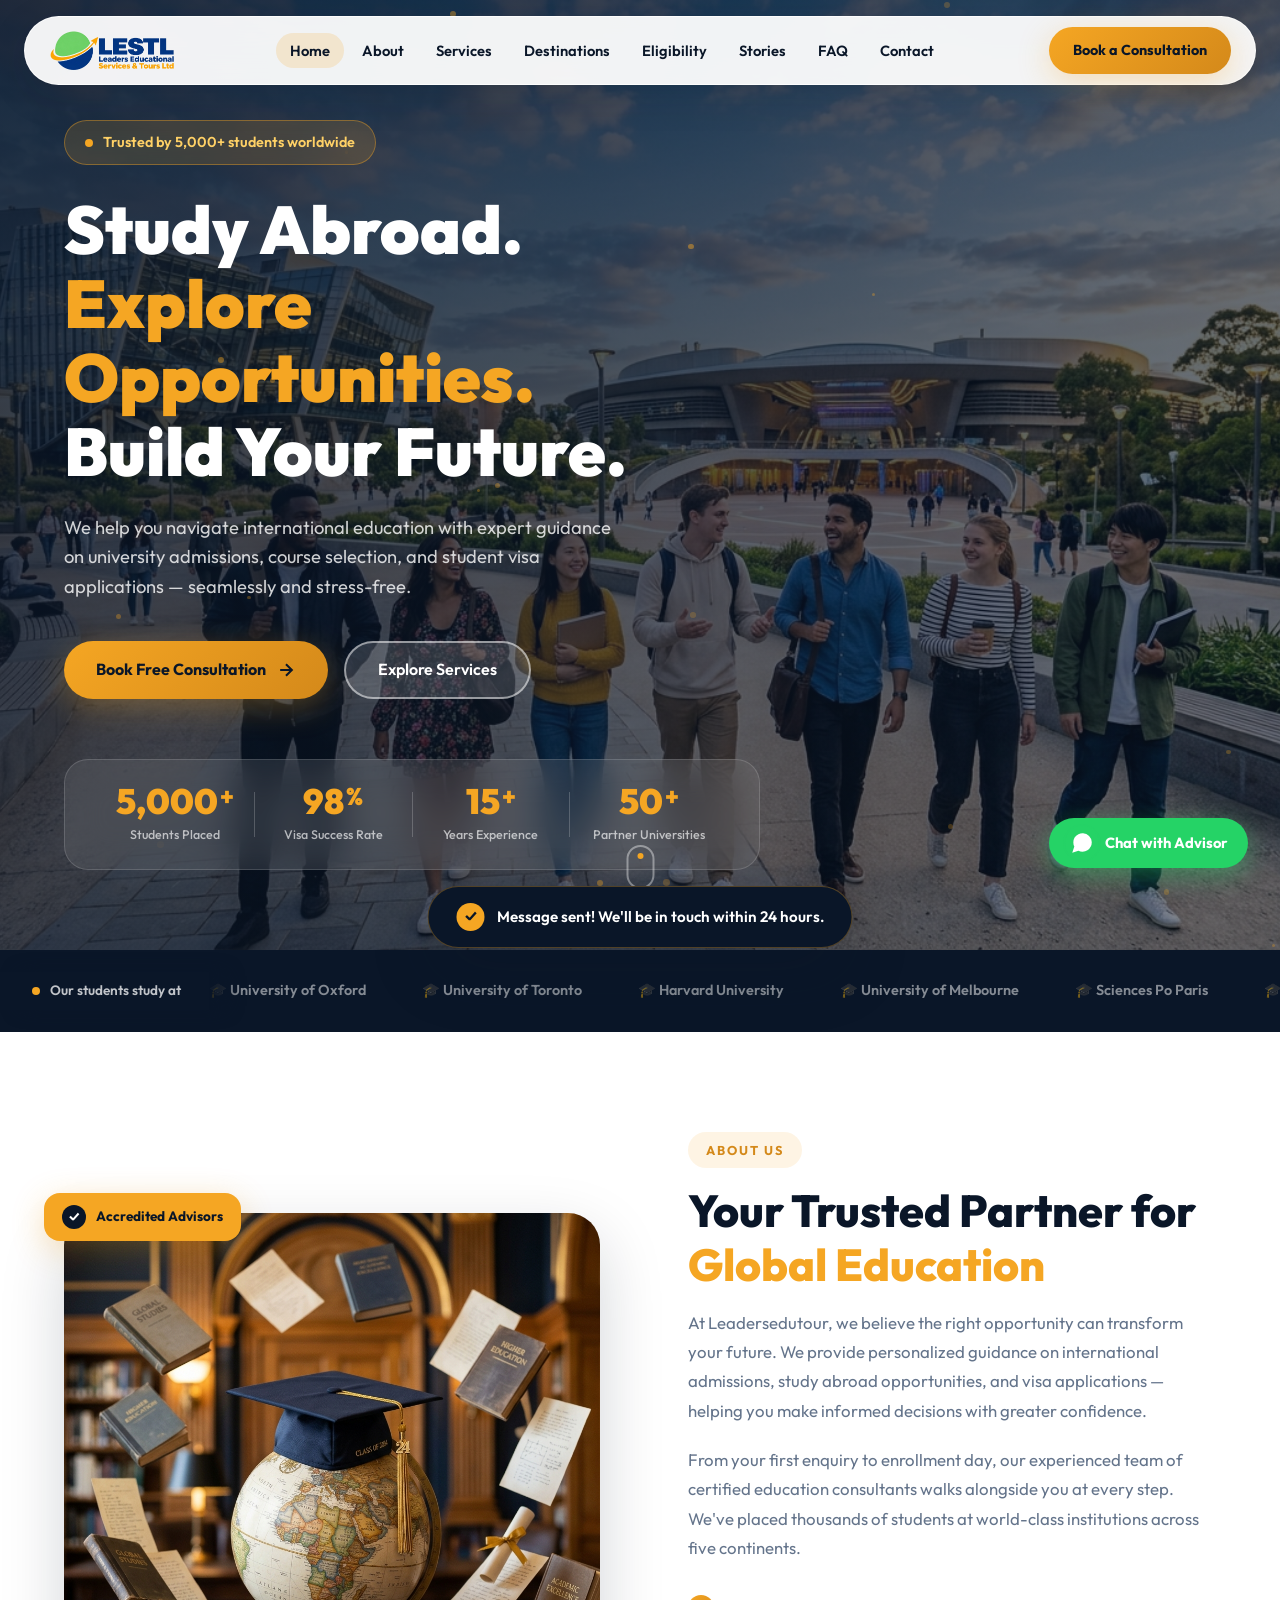
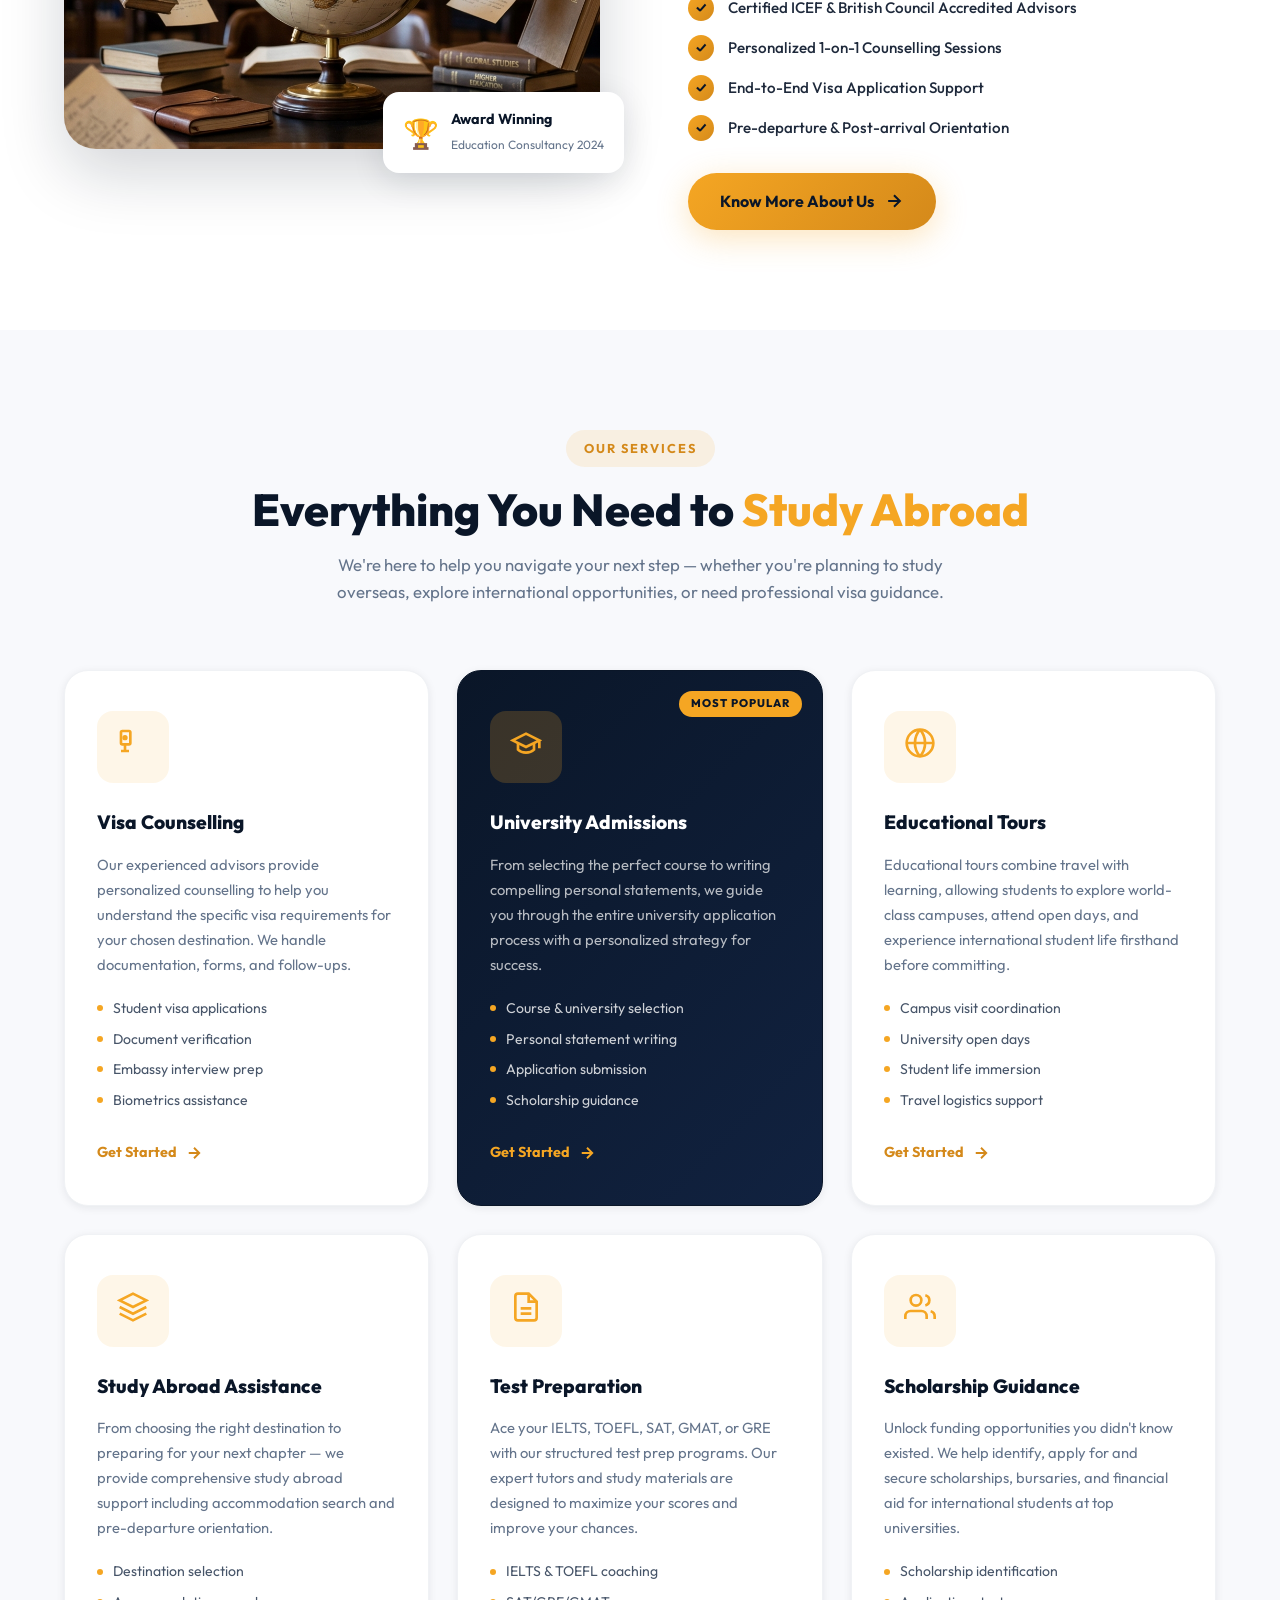
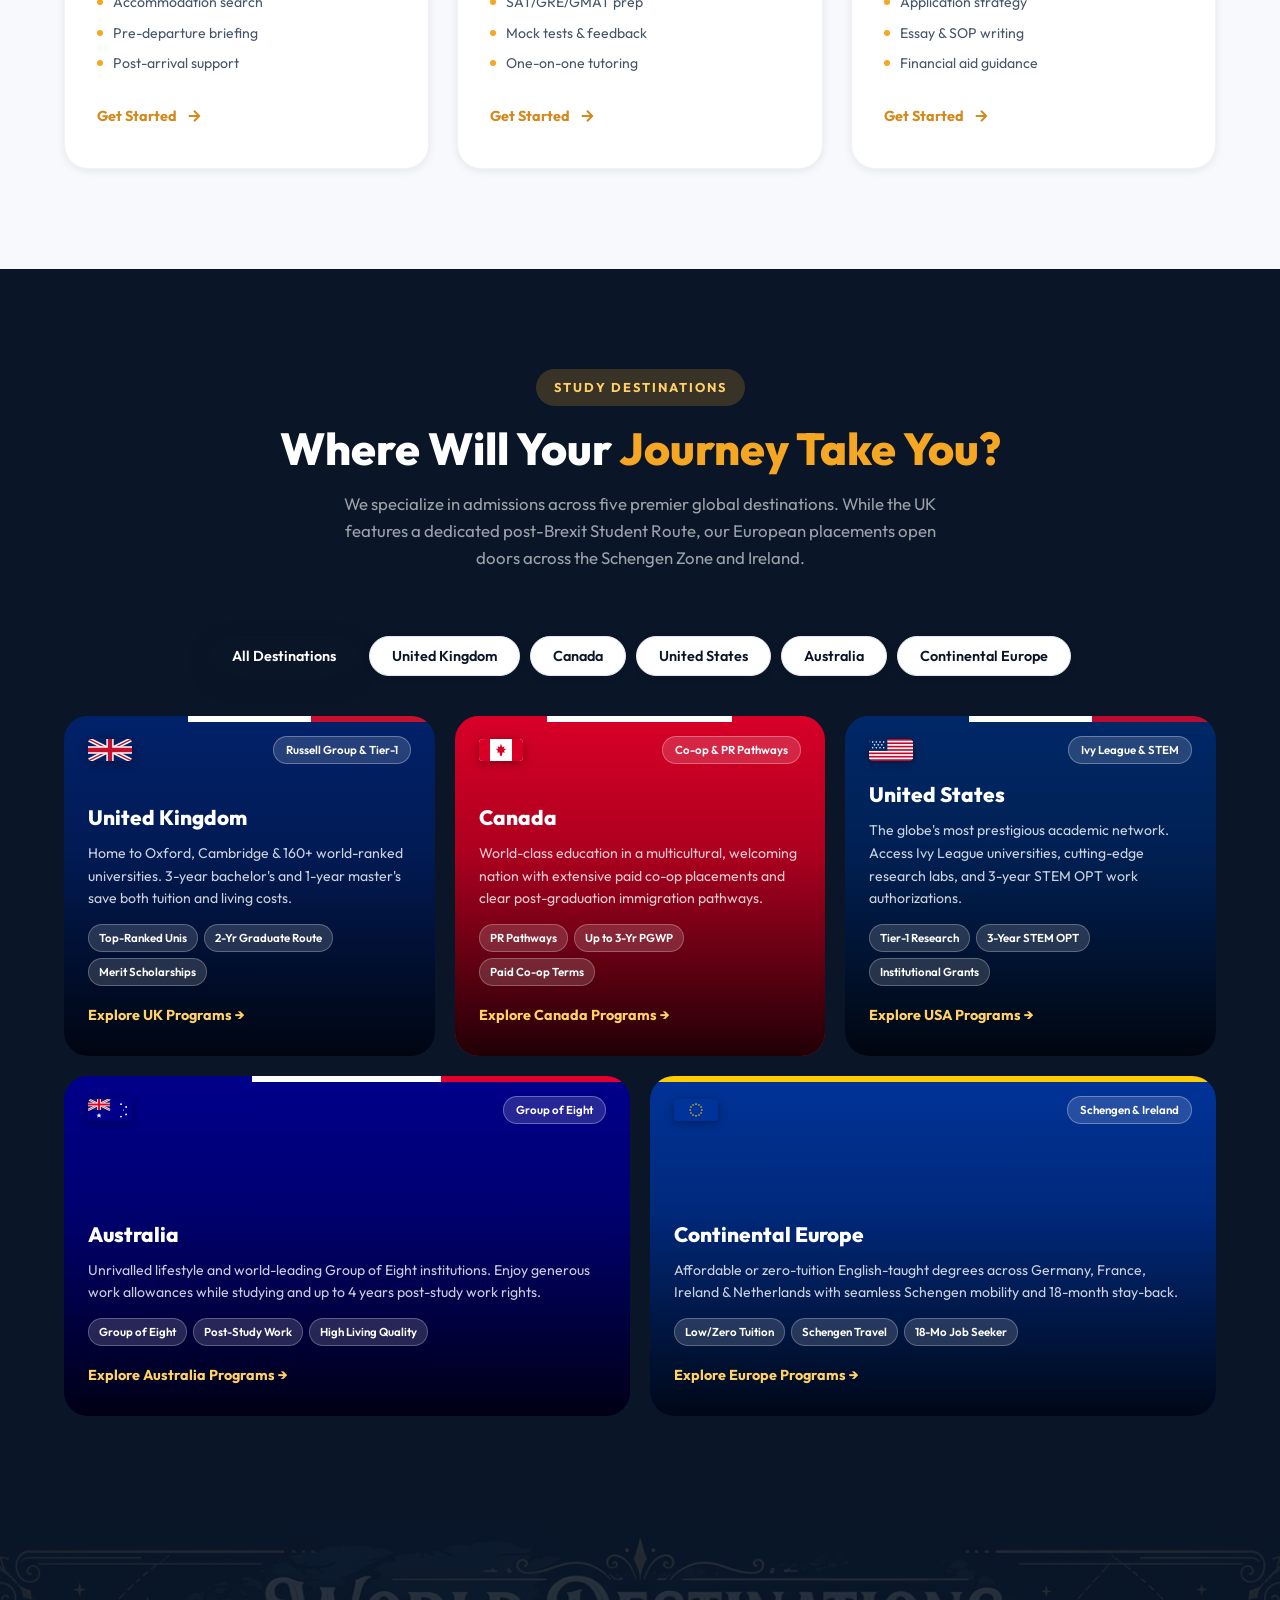
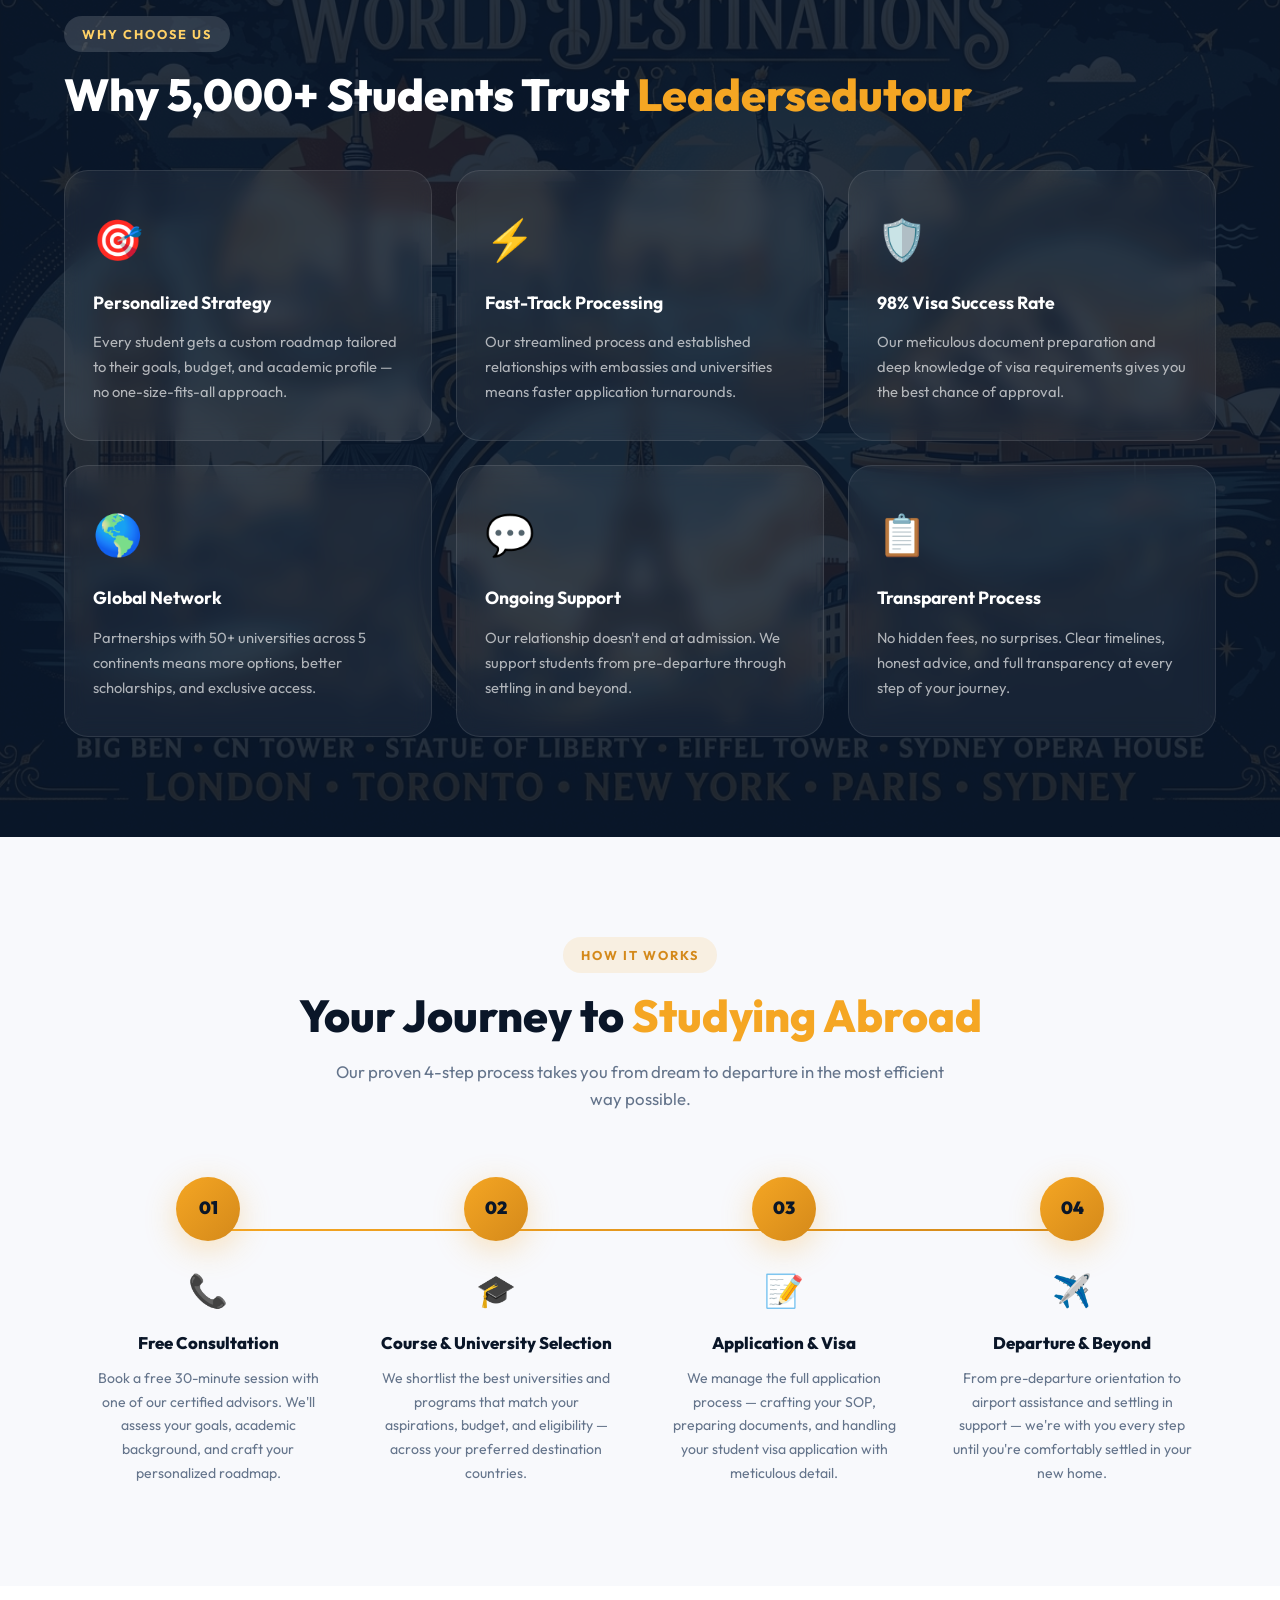
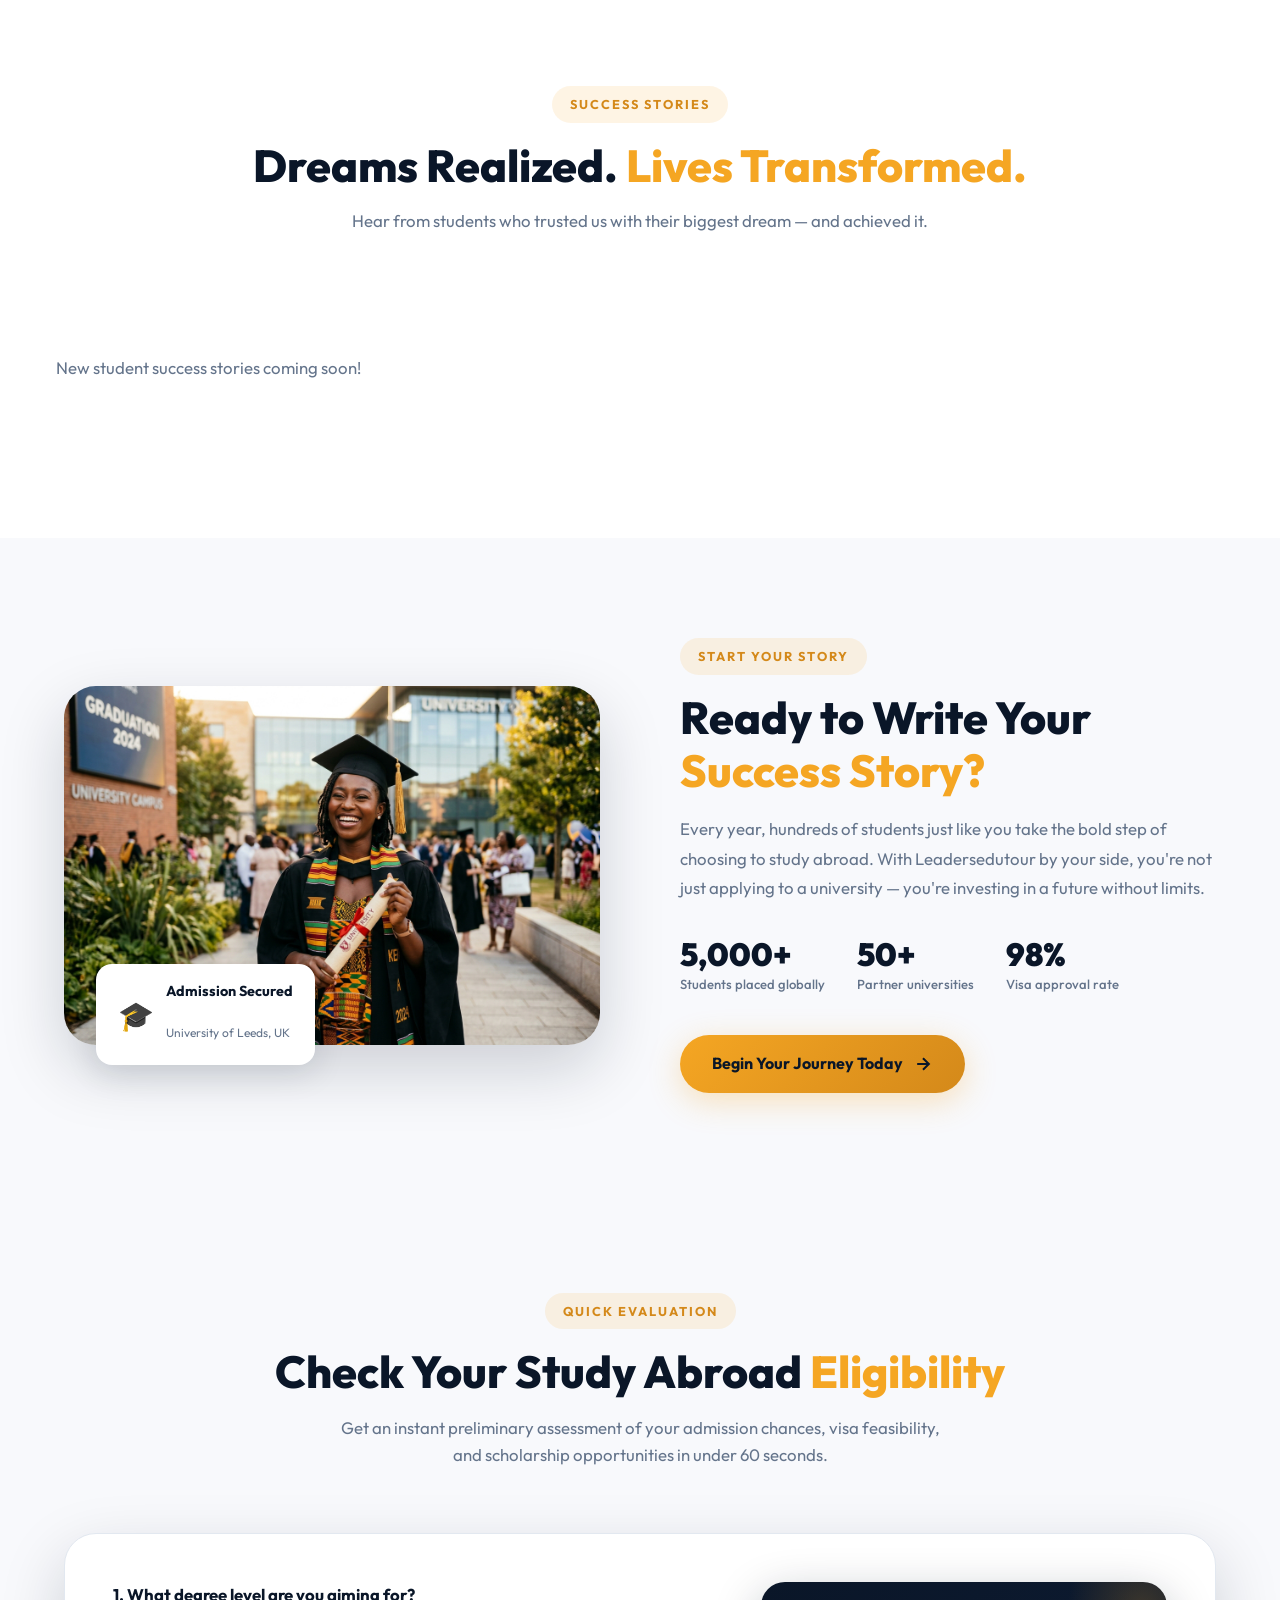
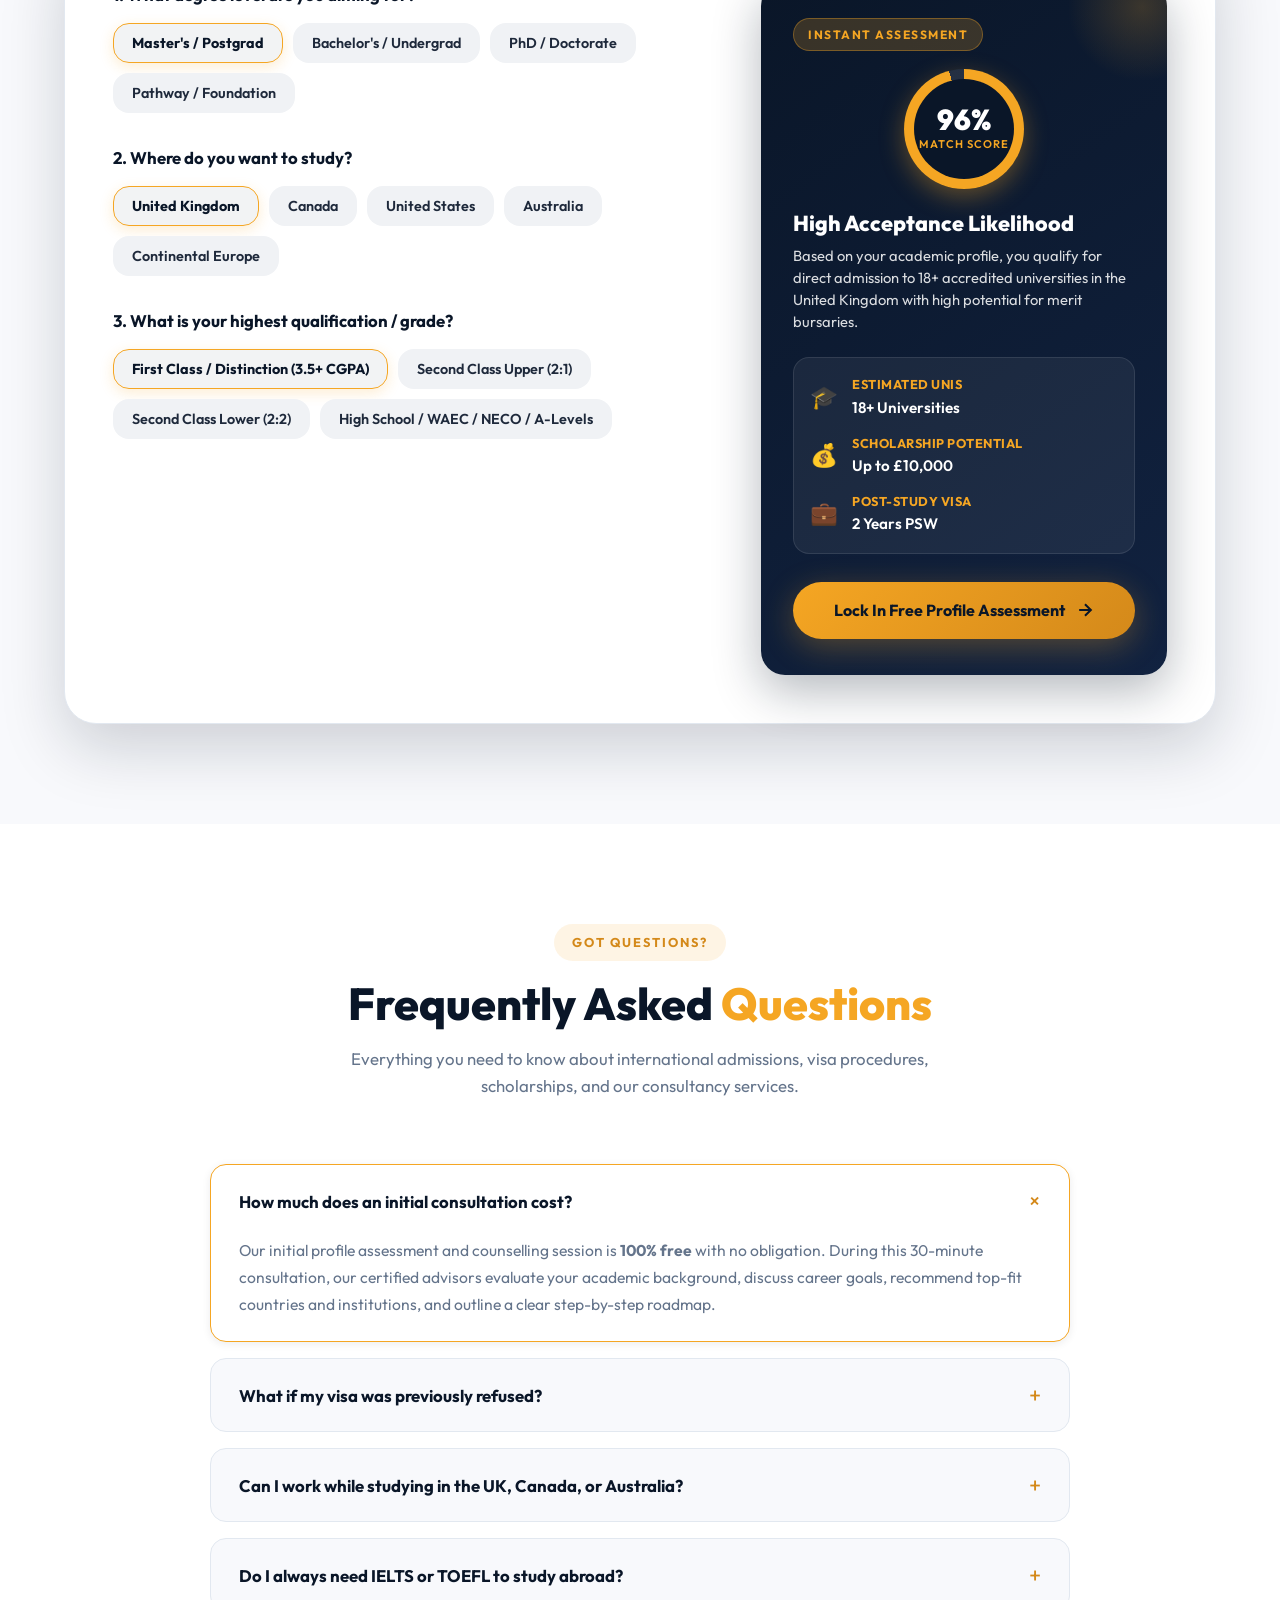
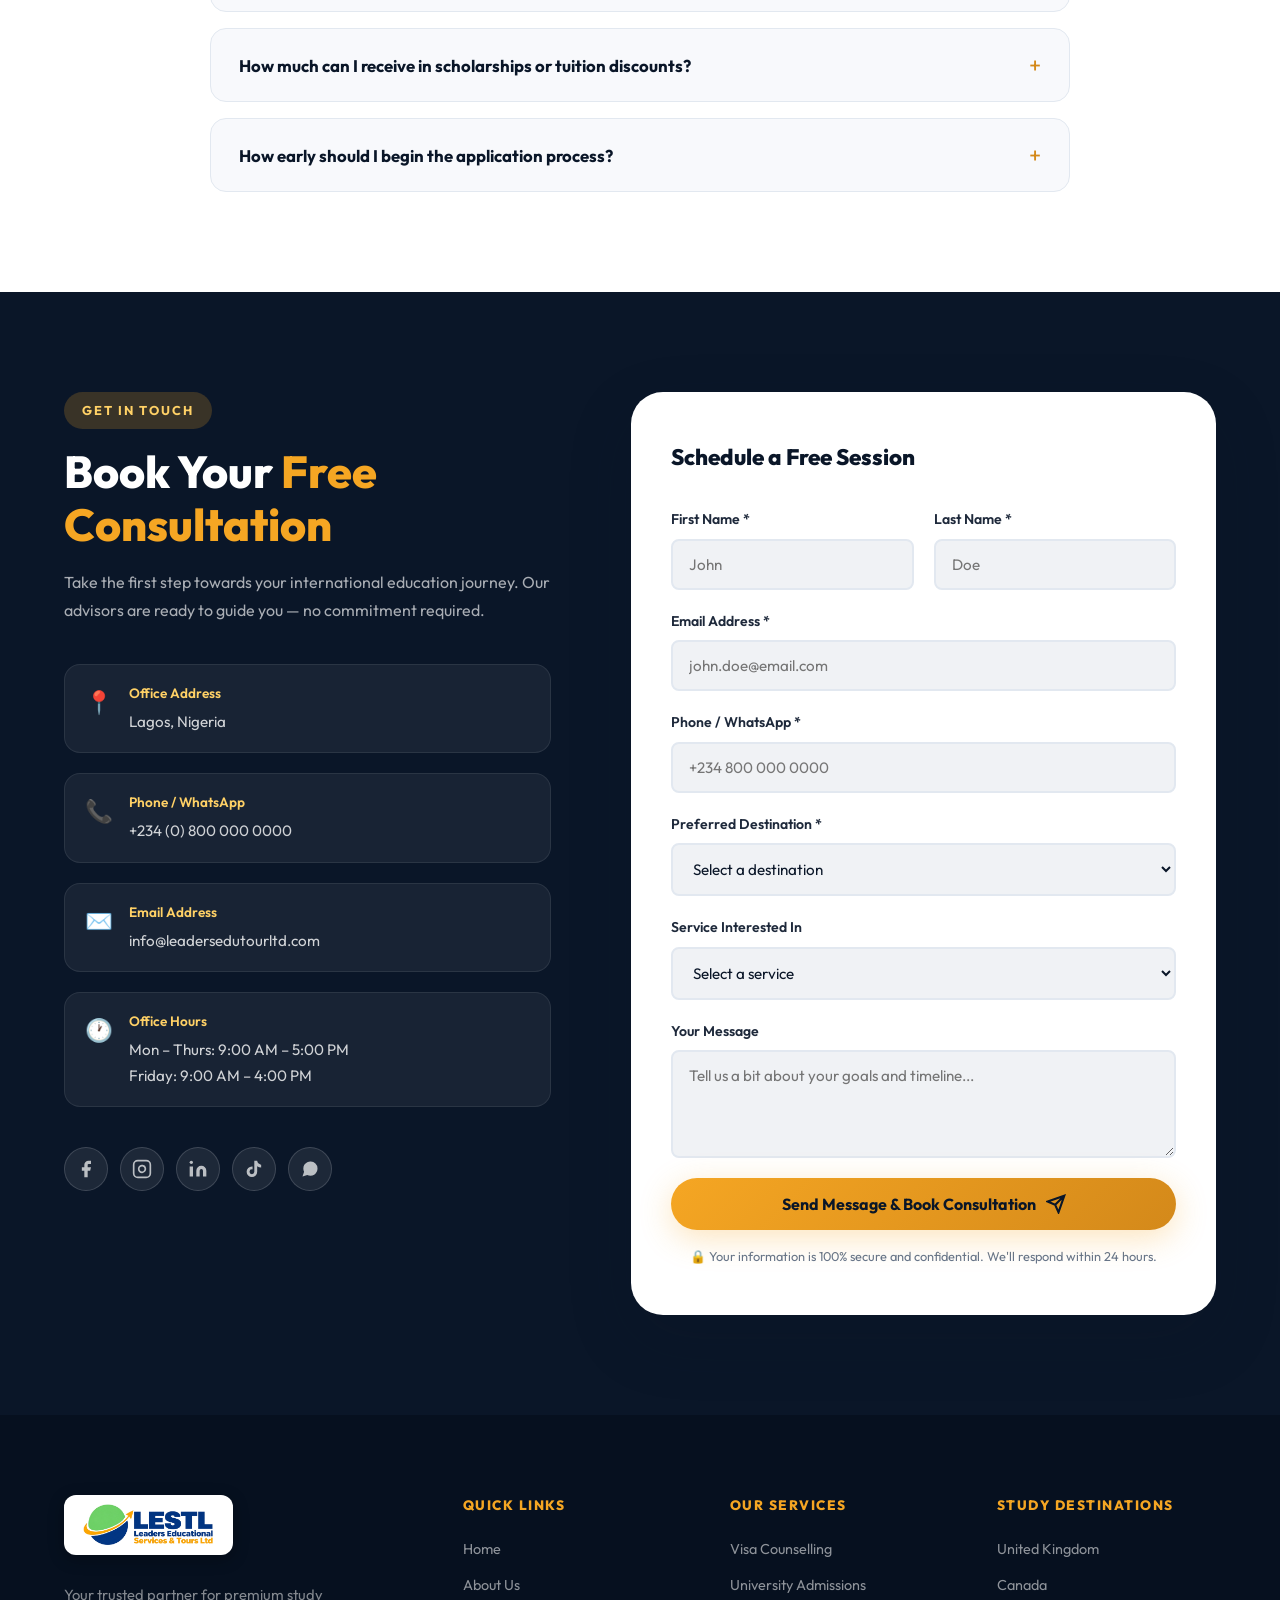
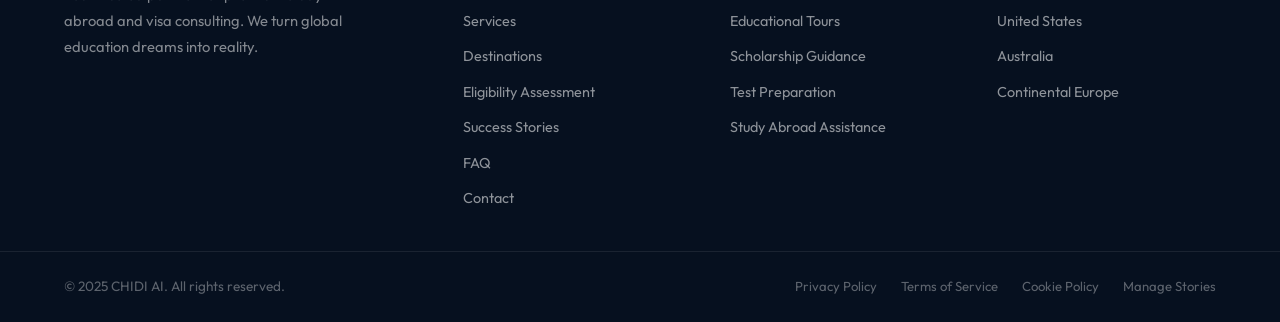
<file: index.html>
<!DOCTYPE html>
<html lang="en">
<head>
  <meta charset="UTF-8" />
  <meta name="viewport" content="width=device-width, initial-scale=1.0" />
  <title>Leadersedutour | Premium Study Abroad &amp; Visa Consulting</title>
  <meta name="description" content="Leadersedutour — Your trusted partner for international education. Expert guidance on student visas, university admissions, and study abroad programs in UK, Canada, USA, Australia &amp; Europe." />
  <meta name="keywords" content="study abroad, student visa, UK university admissions, Canada study permit, international education, visa consulting Nigeria" />
  <link rel="preconnect" href="https://fonts.googleapis.com" />
  <link rel="preconnect" href="https://fonts.gstatic.com" crossorigin />
  <link href="https://fonts.googleapis.com/css2?family=Outfit:wght@300;400;500;600;700;800;900&family=Playfair+Display:wght@700;800&display=swap" rel="stylesheet" />
  <link rel="stylesheet" href="style.css" />
</head>
<body>

  <!-- ========== NAVBAR ========== -->
  <nav class="navbar" id="navbar">
    <div class="nav-container">
      <a href="#home" class="nav-logo">
        <img src="logo-real.png" alt="LESTL — Leaders Educational Services &amp; Tours Ltd" class="nav-logo-img" />
      </a>

      <ul class="nav-links" id="navLinks">
        <li><a href="#home" class="nav-link active">Home</a></li>
        <li><a href="#about" class="nav-link">About</a></li>
        <li><a href="#services" class="nav-link">Services</a></li>
        <li><a href="#destinations" class="nav-link">Destinations</a></li>
        <li><a href="#eligibility" class="nav-link">Eligibility</a></li>
        <li><a href="#testimonials" class="nav-link">Stories</a></li>
        <li><a href="#faq" class="nav-link">FAQ</a></li>
        <li><a href="#contact" class="nav-link">Contact</a></li>
      </ul>

      <div class="nav-actions">
        <a href="#contact" class="btn-cta" id="navCta">Book a Consultation</a>
        <button class="hamburger" id="hamburger" aria-label="Toggle menu">
          <span></span><span></span><span></span>
        </button>
      </div>
    </div>
  </nav>

  <!-- ========== HERO ========== -->
  <section class="hero" id="home">
    <div class="hero-bg">
      <img src="hero_bg_1793388874639.jpg" alt="Students at university campus" class="hero-img" />
      <div class="hero-overlay"></div>
    </div>

    <div class="particles" id="particles"></div>

    <div class="hero-content">
      <div class="hero-badge">
        <span class="badge-dot"></span>
        <span>Trusted by 5,000+ students worldwide</span>
      </div>
      <h1 class="hero-title">
        <span class="title-line">Study Abroad.</span>
        <span class="title-line accent-line">Explore Opportunities.</span>
        <span class="title-line">Build Your Future.</span>
      </h1>
      <p class="hero-subtitle">
        We help you navigate international education with expert guidance on university admissions,
        course selection, and student visa applications — seamlessly and stress-free.
      </p>
      <div class="hero-cta">
        <a href="#contact" class="btn-primary" id="heroBookBtn">
          <span>Book Free Consultation</span>
          <svg width="20" height="20" viewBox="0 0 24 24" fill="none" stroke="currentColor" stroke-width="2.5"><path d="M5 12h14M12 5l7 7-7 7"/></svg>
        </a>
        <a href="#services" class="btn-secondary" id="heroServicesBtn">
          <span>Explore Services</span>
        </a>
      </div>

      <div class="hero-stats">
        <div class="hero-stat">
          <div class="stat-number-wrap">
            <span class="stat-num" data-target="5000">0</span><span class="stat-suffix">+</span>
          </div>
          <span class="stat-label">Students Placed</span>
        </div>
        <div class="stat-divider"></div>
        <div class="hero-stat">
          <div class="stat-number-wrap">
            <span class="stat-num" data-target="98">0</span><span class="stat-suffix">%</span>
          </div>
          <span class="stat-label">Visa Success Rate</span>
        </div>
        <div class="stat-divider"></div>
        <div class="hero-stat">
          <div class="stat-number-wrap">
            <span class="stat-num" data-target="15">0</span><span class="stat-suffix">+</span>
          </div>
          <span class="stat-label">Years Experience</span>
        </div>
        <div class="stat-divider"></div>
        <div class="hero-stat">
          <div class="stat-number-wrap">
            <span class="stat-num" data-target="50">0</span><span class="stat-suffix">+</span>
          </div>
          <span class="stat-label">Partner Universities</span>
        </div>
      </div>
    </div>

    <div class="hero-scroll">
      <div class="scroll-indicator">
        <div class="scroll-dot"></div>
      </div>
      <span>Scroll to explore</span>
    </div>
  </section>

  <!-- ========== TRUST BAR ========== -->
  <section class="trust-bar">
    <div class="trust-container">
      <div class="trust-label-box">
        <span class="trust-badge-dot"></span>
        <span class="trust-label">Our students study at</span>
      </div>
      <div class="trust-marquee-wrapper">
        <div class="trust-logos">
          <div class="trust-logo">&#127891; University of Oxford</div>
          <div class="trust-logo">&#127891; University of Toronto</div>
          <div class="trust-logo">&#127891; Harvard University</div>
          <div class="trust-logo">&#127891; University of Melbourne</div>
          <div class="trust-logo">&#127891; Sciences Po Paris</div>
          <div class="trust-logo">&#127891; McGill University</div>
          <div class="trust-logo">&#127891; University of Cambridge</div>
          <div class="trust-logo">&#127891; University of Edinburgh</div>
          <!-- Duplicated for infinite seamless marquee -->
          <div class="trust-logo">&#127891; University of Oxford</div>
          <div class="trust-logo">&#127891; University of Toronto</div>
          <div class="trust-logo">&#127891; Harvard University</div>
          <div class="trust-logo">&#127891; University of Melbourne</div>
          <div class="trust-logo">&#127891; Sciences Po Paris</div>
          <div class="trust-logo">&#127891; McGill University</div>
          <div class="trust-logo">&#127891; University of Cambridge</div>
          <div class="trust-logo">&#127891; University of Edinburgh</div>
        </div>
      </div>
    </div>
  </section>

  <!-- ========== ABOUT ========== -->
  <section class="about" id="about">
    <div class="container">
      <div class="about-grid">
        <div class="about-visual">
          <div class="about-img-wrapper">
            <img src="about_globe_1793388886652.jpg" alt="Global education expertise" class="about-img" />
            <div class="about-badge-float">
              <div class="float-badge">
                <span class="float-icon">&#127942;</span>
                <div>
                  <strong>Award Winning</strong>
                  <small>Education Consultancy 2024</small>
                </div>
              </div>
            </div>
            <div class="about-badge-float2">
              <div class="float-badge2">
                <span class="check-icon">&#10003;</span>
                <span>Accredited Advisors</span>
              </div>
            </div>
          </div>
        </div>

        <div class="about-content">
          <div class="section-tag">About Us</div>
          <h2 class="section-title">Your Trusted Partner for <span class="highlight">Global Education</span></h2>
          <p class="about-text">
            At Leadersedutour, we believe the right opportunity can transform your future. We provide
            personalized guidance on international admissions, study abroad opportunities, and visa
            applications — helping you make informed decisions with greater confidence.
          </p>
          <p class="about-text">
            From your first enquiry to enrollment day, our experienced team of certified education
            consultants walks alongside you at every step. We've placed thousands of students at
            world-class institutions across five continents.
          </p>

          <div class="about-features">
            <div class="feature-item">
              <div class="feature-check">&#10003;</div>
              <span>Certified ICEF &amp; British Council Accredited Advisors</span>
            </div>
            <div class="feature-item">
              <div class="feature-check">&#10003;</div>
              <span>Personalized 1-on-1 Counselling Sessions</span>
            </div>
            <div class="feature-item">
              <div class="feature-check">&#10003;</div>
              <span>End-to-End Visa Application Support</span>
            </div>
            <div class="feature-item">
              <div class="feature-check">&#10003;</div>
              <span>Pre-departure &amp; Post-arrival Orientation</span>
            </div>
          </div>

          <a href="#contact" class="btn-primary" id="aboutKnowMoreBtn">
            <span>Know More About Us</span>
            <svg width="20" height="20" viewBox="0 0 24 24" fill="none" stroke="currentColor" stroke-width="2.5"><path d="M5 12h14M12 5l7 7-7 7"/></svg>
          </a>
        </div>
      </div>
    </div>
  </section>

  <!-- ========== SERVICES ========== -->
  <section class="services" id="services">
    <div class="container">
      <div class="section-header">
        <div class="section-tag">Our Services</div>
        <h2 class="section-title">Everything You Need to <span class="highlight">Study Abroad</span></h2>
        <p class="section-subtitle">
          We're here to help you navigate your next step — whether you're planning to study overseas,
          explore international opportunities, or need professional visa guidance.
        </p>
      </div>

      <div class="services-grid">
        <div class="service-card" id="serviceCard1">
          <div class="service-icon-wrap">
            <div class="service-icon">
              <svg width="32" height="32" viewBox="0 0 24 24" fill="none" stroke="currentColor" stroke-width="2"><rect x="3" y="3" width="7" height="10" rx="1"/><path d="M6 13v5M3 18h6"/><circle cx="6" cy="8" r="1"/></svg>
            </div>
          </div>
          <h3 class="service-title">Visa Counselling</h3>
          <p class="service-desc">Our experienced advisors provide personalized counselling to help you understand the specific visa requirements for your chosen destination. We handle documentation, forms, and follow-ups.</p>
          <ul class="service-list">
            <li>Student visa applications</li>
            <li>Document verification</li>
            <li>Embassy interview prep</li>
            <li>Biometrics assistance</li>
          </ul>
          <a href="#contact" class="service-link" id="visaServiceLink">
            <span>Get Started</span>
            <svg width="18" height="18" viewBox="0 0 24 24" fill="none" stroke="currentColor" stroke-width="2.5"><path d="M5 12h14M12 5l7 7-7 7"/></svg>
          </a>
        </div>

        <div class="service-card featured" id="serviceCard2">
          <div class="featured-tag">Most Popular</div>
          <div class="service-icon-wrap">
            <div class="service-icon">
              <svg width="32" height="32" viewBox="0 0 24 24" fill="none" stroke="currentColor" stroke-width="2"><path d="M22 10v6M2 10l10-5 10 5-10 5z"/><path d="M6 12v5c3 3 9 3 12 0v-5"/></svg>
            </div>
          </div>
          <h3 class="service-title">University Admissions</h3>
          <p class="service-desc">From selecting the perfect course to writing compelling personal statements, we guide you through the entire university application process with a personalized strategy for success.</p>
          <ul class="service-list">
            <li>Course &amp; university selection</li>
            <li>Personal statement writing</li>
            <li>Application submission</li>
            <li>Scholarship guidance</li>
          </ul>
          <a href="#contact" class="service-link" id="admissionsServiceLink">
            <span>Get Started</span>
            <svg width="18" height="18" viewBox="0 0 24 24" fill="none" stroke="currentColor" stroke-width="2.5"><path d="M5 12h14M12 5l7 7-7 7"/></svg>
          </a>
        </div>

        <div class="service-card" id="serviceCard3">
          <div class="service-icon-wrap">
            <div class="service-icon">
              <svg width="32" height="32" viewBox="0 0 24 24" fill="none" stroke="currentColor" stroke-width="2"><circle cx="12" cy="12" r="10"/><path d="M2 12h20M12 2a15 15 0 010 20M12 2a15 15 0 000 20"/></svg>
            </div>
          </div>
          <h3 class="service-title">Educational Tours</h3>
          <p class="service-desc">Educational tours combine travel with learning, allowing students to explore world-class campuses, attend open days, and experience international student life firsthand before committing.</p>
          <ul class="service-list">
            <li>Campus visit coordination</li>
            <li>University open days</li>
            <li>Student life immersion</li>
            <li>Travel logistics support</li>
          </ul>
          <a href="#contact" class="service-link" id="toursServiceLink">
            <span>Get Started</span>
            <svg width="18" height="18" viewBox="0 0 24 24" fill="none" stroke="currentColor" stroke-width="2.5"><path d="M5 12h14M12 5l7 7-7 7"/></svg>
          </a>
        </div>

        <div class="service-card" id="serviceCard4">
          <div class="service-icon-wrap">
            <div class="service-icon">
              <svg width="32" height="32" viewBox="0 0 24 24" fill="none" stroke="currentColor" stroke-width="2"><path d="M12 2L2 7l10 5 10-5-10-5zM2 17l10 5 10-5M2 12l10 5 10-5"/></svg>
            </div>
          </div>
          <h3 class="service-title">Study Abroad Assistance</h3>
          <p class="service-desc">From choosing the right destination to preparing for your next chapter — we provide comprehensive study abroad support including accommodation search and pre-departure orientation.</p>
          <ul class="service-list">
            <li>Destination selection</li>
            <li>Accommodation search</li>
            <li>Pre-departure briefing</li>
            <li>Post-arrival support</li>
          </ul>
          <a href="#contact" class="service-link" id="studyAbroadServiceLink">
            <span>Get Started</span>
            <svg width="18" height="18" viewBox="0 0 24 24" fill="none" stroke="currentColor" stroke-width="2.5"><path d="M5 12h14M12 5l7 7-7 7"/></svg>
          </a>
        </div>

        <div class="service-card" id="serviceCard5">
          <div class="service-icon-wrap">
            <div class="service-icon">
              <svg width="32" height="32" viewBox="0 0 24 24" fill="none" stroke="currentColor" stroke-width="2"><path d="M14 2H6a2 2 0 00-2 2v16a2 2 0 002 2h12a2 2 0 002-2V8z"/><polyline points="14 2 14 8 20 8"/><line x1="16" y1="13" x2="8" y2="13"/><line x1="16" y1="17" x2="8" y2="17"/></svg>
            </div>
          </div>
          <h3 class="service-title">Test Preparation</h3>
          <p class="service-desc">Ace your IELTS, TOEFL, SAT, GMAT, or GRE with our structured test prep programs. Our expert tutors and study materials are designed to maximize your scores and improve your chances.</p>
          <ul class="service-list">
            <li>IELTS &amp; TOEFL coaching</li>
            <li>SAT/GRE/GMAT prep</li>
            <li>Mock tests &amp; feedback</li>
            <li>One-on-one tutoring</li>
          </ul>
          <a href="#contact" class="service-link" id="testPrepServiceLink">
            <span>Get Started</span>
            <svg width="18" height="18" viewBox="0 0 24 24" fill="none" stroke="currentColor" stroke-width="2.5"><path d="M5 12h14M12 5l7 7-7 7"/></svg>
          </a>
        </div>

        <div class="service-card" id="serviceCard6">
          <div class="service-icon-wrap">
            <div class="service-icon">
              <svg width="32" height="32" viewBox="0 0 24 24" fill="none" stroke="currentColor" stroke-width="2"><path d="M17 21v-2a4 4 0 00-4-4H5a4 4 0 00-4 4v2"/><circle cx="9" cy="7" r="4"/><path d="M23 21v-2a4 4 0 00-3-3.87M16 3.13a4 4 0 010 7.75"/></svg>
            </div>
          </div>
          <h3 class="service-title">Scholarship Guidance</h3>
          <p class="service-desc">Unlock funding opportunities you didn't know existed. We help identify, apply for and secure scholarships, bursaries, and financial aid for international students at top universities.</p>
          <ul class="service-list">
            <li>Scholarship identification</li>
            <li>Application strategy</li>
            <li>Essay &amp; SOP writing</li>
            <li>Financial aid guidance</li>
          </ul>
          <a href="#contact" class="service-link" id="scholarshipServiceLink">
            <span>Get Started</span>
            <svg width="18" height="18" viewBox="0 0 24 24" fill="none" stroke="currentColor" stroke-width="2.5"><path d="M5 12h14M12 5l7 7-7 7"/></svg>
          </a>
        </div>
      </div>
    </div>
  </section>

  <!-- ========== DESTINATIONS ========== -->
  <section class="destinations" id="destinations">
    <div class="container">
      <div class="section-header">
        <div class="section-tag">Study Destinations</div>
        <h2 class="section-title">Where Will Your <span class="highlight">Journey Take You?</span></h2>
        <p class="section-subtitle">We specialize in admissions across five premier global destinations. While the UK features a dedicated post-Brexit Student Route, our European placements open doors across the Schengen Zone and Ireland.</p>
      </div>

      <div class="dest-filters" id="destFilters">
        <button class="dest-filter-btn active" data-filter="all">All Destinations</button>
        <button class="dest-filter-btn" data-filter="uk">United Kingdom</button>
        <button class="dest-filter-btn" data-filter="canada">Canada</button>
        <button class="dest-filter-btn" data-filter="usa">United States</button>
        <button class="dest-filter-btn" data-filter="australia">Australia</button>
        <button class="dest-filter-btn" data-filter="europe">Continental Europe</button>
      </div>

      <div class="destinations-grid">
        <!-- United Kingdom -->
        <div class="dest-card dest-card-uk" id="destUK" data-country="uk">
          <div class="dest-flag-stripe"></div>
          <div class="dest-card-header">
            <div class="dest-flag-badge">
              <svg class="dest-flag-svg" viewBox="0 0 60 30" width="44" height="22" aria-label="United Kingdom Flag">
                <clipPath id="uk-flag-clip"><rect width="60" height="30" rx="3"/></clipPath>
                <g clip-path="url(#uk-flag-clip)">
                  <rect width="60" height="30" fill="#012169"/>
                  <path d="M0,0 L60,30 M60,0 L0,30" stroke="#FFFFFF" stroke-width="6"/>
                  <path d="M0,0 L60,30 M60,0 L0,30" stroke="#C8102E" stroke-width="2"/>
                  <path d="M30,0 v30 M0,15 h60" stroke="#FFFFFF" stroke-width="10"/>
                  <path d="M30,0 v30 M0,15 h60" stroke="#C8102E" stroke-width="6"/>
                </g>
              </svg>
            </div>
            <span class="dest-country-badge">Russell Group &amp; Tier-1</span>
          </div>
          <div class="dest-content">
            <h3 class="dest-name">United Kingdom</h3>
            <p class="dest-desc">Home to Oxford, Cambridge &amp; 160+ world-ranked universities. 3-year bachelor's and 1-year master's save both tuition and living costs.</p>
            <div class="dest-tags">
              <span class="dest-tag">Top-Ranked Unis</span>
              <span class="dest-tag">2-Yr Graduate Route</span>
              <span class="dest-tag">Merit Scholarships</span>
            </div>
            <a href="#contact" class="dest-cta" id="ukDestBtn">Explore UK Programs &#8594;</a>
          </div>
        </div>

        <!-- Canada -->
        <div class="dest-card dest-card-canada" id="destCanada" data-country="canada">
          <div class="dest-flag-stripe"></div>
          <div class="dest-card-header">
            <div class="dest-flag-badge">
              <svg class="dest-flag-svg" viewBox="0 0 60 30" width="44" height="22" aria-label="Canada Flag">
                <clipPath id="ca-flag-clip"><rect width="60" height="30" rx="3"/></clipPath>
                <g clip-path="url(#ca-flag-clip)">
                  <rect width="60" height="30" fill="#FFFFFF"/>
                  <rect width="15" height="30" fill="#D80027"/>
                  <rect x="45" width="15" height="30" fill="#D80027"/>
                  <path d="M30,6 L31.6,11.2 L34.8,9.8 L33.6,13.2 L37.2,13.2 L34,16.4 L35.6,18.4 L31.8,18.4 L31.4,23 L28.6,23 L28.2,18.4 L24.4,18.4 L26,16.4 L22.8,13.2 L26.4,13.2 L25.2,9.8 L28.4,11.2 Z" fill="#D80027"/>
                </g>
              </svg>
            </div>
            <span class="dest-country-badge">Co-op &amp; PR Pathways</span>
          </div>
          <div class="dest-content">
            <h3 class="dest-name">Canada</h3>
            <p class="dest-desc">World-class education in a multicultural, welcoming nation with extensive paid co-op placements and clear post-graduation immigration pathways.</p>
            <div class="dest-tags">
              <span class="dest-tag">PR Pathways</span>
              <span class="dest-tag">Up to 3-Yr PGWP</span>
              <span class="dest-tag">Paid Co-op Terms</span>
            </div>
            <a href="#contact" class="dest-cta" id="canadaDestBtn">Explore Canada Programs &#8594;</a>
          </div>
        </div>

        <!-- United States -->
        <div class="dest-card dest-card-usa" id="destUSA" data-country="usa">
          <div class="dest-flag-stripe"></div>
          <div class="dest-card-header">
            <div class="dest-flag-badge">
              <svg class="dest-flag-svg" viewBox="0 0 60 30" width="44" height="22" aria-label="United States Flag">
                <clipPath id="usa-flag-clip"><rect width="60" height="30" rx="3"/></clipPath>
                <g clip-path="url(#usa-flag-clip)">
                  <rect width="60" height="30" fill="#BF0A30"/>
                  <rect y="2.3" width="60" height="2.3" fill="#FFFFFF"/>
                  <rect y="6.9" width="60" height="2.3" fill="#FFFFFF"/>
                  <rect y="11.5" width="60" height="2.3" fill="#FFFFFF"/>
                  <rect y="16.1" width="60" height="2.3" fill="#FFFFFF"/>
                  <rect y="20.7" width="60" height="2.3" fill="#FFFFFF"/>
                  <rect y="25.3" width="60" height="2.3" fill="#FFFFFF"/>
                  <rect width="25" height="16.1" fill="#002868"/>
                  <circle cx="5" cy="4" r="1.1" fill="#FFFFFF"/>
                  <circle cx="10" cy="4" r="1.1" fill="#FFFFFF"/>
                  <circle cx="15" cy="4" r="1.1" fill="#FFFFFF"/>
                  <circle cx="20" cy="4" r="1.1" fill="#FFFFFF"/>
                  <circle cx="7.5" cy="8" r="1.1" fill="#FFFFFF"/>
                  <circle cx="12.5" cy="8" r="1.1" fill="#FFFFFF"/>
                  <circle cx="17.5" cy="8" r="1.1" fill="#FFFFFF"/>
                  <circle cx="5" cy="12" r="1.1" fill="#FFFFFF"/>
                  <circle cx="10" cy="12" r="1.1" fill="#FFFFFF"/>
                  <circle cx="15" cy="12" r="1.1" fill="#FFFFFF"/>
                  <circle cx="20" cy="12" r="1.1" fill="#FFFFFF"/>
                </g>
              </svg>
            </div>
            <span class="dest-country-badge">Ivy League &amp; STEM</span>
          </div>
          <div class="dest-content">
            <h3 class="dest-name">United States</h3>
            <p class="dest-desc">The globe's most prestigious academic network. Access Ivy League universities, cutting-edge research labs, and 3-year STEM OPT work authorizations.</p>
            <div class="dest-tags">
              <span class="dest-tag">Tier-1 Research</span>
              <span class="dest-tag">3-Year STEM OPT</span>
              <span class="dest-tag">Institutional Grants</span>
            </div>
            <a href="#contact" class="dest-cta" id="usaDestBtn">Explore USA Programs &#8594;</a>
          </div>
        </div>

        <!-- Australia -->
        <div class="dest-card dest-card-australia" id="destAustralia" data-country="australia">
          <div class="dest-flag-stripe"></div>
          <div class="dest-card-header">
            <div class="dest-flag-badge">
              <svg class="dest-flag-svg" viewBox="0 0 60 30" width="44" height="22" aria-label="Australia Flag">
                <clipPath id="au-flag-clip"><rect width="60" height="30" rx="3"/></clipPath>
                <g clip-path="url(#au-flag-clip)">
                  <rect width="60" height="30" fill="#00008B"/>
                  <g transform="scale(0.5)">
                    <rect width="60" height="30" fill="#012169"/>
                    <path d="M0,0 L60,30 M60,0 L0,30" stroke="#FFFFFF" stroke-width="6"/>
                    <path d="M0,0 L60,30 M60,0 L0,30" stroke="#E4002B" stroke-width="2"/>
                    <path d="M30,0 v30 M0,15 h60" stroke="#FFFFFF" stroke-width="10"/>
                    <path d="M30,0 v30 M0,15 h60" stroke="#E4002B" stroke-width="6"/>
                  </g>
                  <polygon points="15,19 16,21.5 18.5,21.5 16.5,23 17.5,25.5 15,24 12.5,25.5 13.5,23 11.5,21.5 14,21.5" fill="#FFFFFF"/>
                  <circle cx="45" cy="7" r="1.3" fill="#FFFFFF"/>
                  <circle cx="52" cy="11" r="1.3" fill="#FFFFFF"/>
                  <circle cx="52" cy="21" r="1.3" fill="#FFFFFF"/>
                  <circle cx="45" cy="24" r="1.3" fill="#FFFFFF"/>
                  <circle cx="48.5" cy="15" r="0.8" fill="#FFFFFF"/>
                </g>
              </svg>
            </div>
            <span class="dest-country-badge">Group of Eight</span>
          </div>
          <div class="dest-content">
            <h3 class="dest-name">Australia</h3>
            <p class="dest-desc">Unrivalled lifestyle and world-leading Group of Eight institutions. Enjoy generous work allowances while studying and up to 4 years post-study work rights.</p>
            <div class="dest-tags">
              <span class="dest-tag">Group of Eight</span>
              <span class="dest-tag">Post-Study Work</span>
              <span class="dest-tag">High Living Quality</span>
            </div>
            <a href="#contact" class="dest-cta" id="australiaDestBtn">Explore Australia Programs &#8594;</a>
          </div>
        </div>

        <!-- Continental Europe -->
        <div class="dest-card dest-card-europe" id="destEurope" data-country="europe">
          <div class="dest-flag-stripe"></div>
          <div class="dest-card-header">
            <div class="dest-flag-badge">
              <svg class="dest-flag-svg" viewBox="0 0 60 30" width="44" height="22" aria-label="European Union Flag">
                <clipPath id="eu-flag-clip"><rect width="60" height="30" rx="3"/></clipPath>
                <g clip-path="url(#eu-flag-clip)">
                  <rect width="60" height="30" fill="#003399"/>
                  <g fill="#FFCC00" transform="translate(30, 15)">
                    <circle cx="0" cy="-8" r="1.1"/>
                    <circle cx="4" cy="-6.9" r="1.1"/>
                    <circle cx="6.9" cy="-4" r="1.1"/>
                    <circle cx="8" cy="0" r="1.1"/>
                    <circle cx="6.9" cy="4" r="1.1"/>
                    <circle cx="4" cy="6.9" r="1.1"/>
                    <circle cx="0" cy="8" r="1.1"/>
                    <circle cx="-4" cy="6.9" r="1.1"/>
                    <circle cx="-6.9" cy="4" r="1.1"/>
                    <circle cx="-8" cy="0" r="1.1"/>
                    <circle cx="-6.9" cy="-4" r="1.1"/>
                    <circle cx="-4" cy="-6.9" r="1.1"/>
                  </g>
                </g>
              </svg>
            </div>
            <span class="dest-country-badge">Schengen &amp; Ireland</span>
          </div>
          <div class="dest-content">
            <h3 class="dest-name">Continental Europe</h3>
            <p class="dest-desc">Affordable or zero-tuition English-taught degrees across Germany, France, Ireland &amp; Netherlands with seamless Schengen mobility and 18-month stay-back.</p>
            <div class="dest-tags">
              <span class="dest-tag">Low/Zero Tuition</span>
              <span class="dest-tag">Schengen Travel</span>
              <span class="dest-tag">18-Mo Job Seeker</span>
            </div>
            <a href="#contact" class="dest-cta" id="europeDestBtn">Explore Europe Programs &#8594;</a>
          </div>
        </div>
      </div>
    </div>
  </section>

  <!-- ========== WHY US ========== -->
  <section class="why-us">
    <div class="why-bg">
      <img src="destinations_collage_1793388907281.jpg" alt="World destinations" class="why-bg-img" />
      <div class="why-overlay"></div>
    </div>
    <div class="container">
      <div class="why-content">
        <div class="section-tag light">Why Choose Us</div>
        <h2 class="section-title white">Why 5,000+ Students Trust <span class="highlight">Leadersedutour</span></h2>

        <div class="why-grid">
          <div class="why-card">
            <div class="why-icon">&#127919;</div>
            <h3>Personalized Strategy</h3>
            <p>Every student gets a custom roadmap tailored to their goals, budget, and academic profile — no one-size-fits-all approach.</p>
          </div>
          <div class="why-card">
            <div class="why-icon">&#9889;</div>
            <h3>Fast-Track Processing</h3>
            <p>Our streamlined process and established relationships with embassies and universities means faster application turnarounds.</p>
          </div>
          <div class="why-card">
            <div class="why-icon">&#128737;&#65039;</div>
            <h3>98% Visa Success Rate</h3>
            <p>Our meticulous document preparation and deep knowledge of visa requirements gives you the best chance of approval.</p>
          </div>
          <div class="why-card">
            <div class="why-icon">&#127758;</div>
            <h3>Global Network</h3>
            <p>Partnerships with 50+ universities across 5 continents means more options, better scholarships, and exclusive access.</p>
          </div>
          <div class="why-card">
            <div class="why-icon">&#128172;</div>
            <h3>Ongoing Support</h3>
            <p>Our relationship doesn't end at admission. We support students from pre-departure through settling in and beyond.</p>
          </div>
          <div class="why-card">
            <div class="why-icon">&#128203;</div>
            <h3>Transparent Process</h3>
            <p>No hidden fees, no surprises. Clear timelines, honest advice, and full transparency at every step of your journey.</p>
          </div>
        </div>
      </div>
    </div>
  </section>

  <!-- ========== PROCESS ========== -->
  <section class="process">
    <div class="container">
      <div class="section-header">
        <div class="section-tag">How It Works</div>
        <h2 class="section-title">Your Journey to <span class="highlight">Studying Abroad</span></h2>
        <p class="section-subtitle">Our proven 4-step process takes you from dream to departure in the most efficient way possible.</p>
      </div>

      <div class="process-timeline">
        <div class="process-step" id="step1">
          <div class="step-number">01</div>
          <div class="step-content">
            <div class="step-icon">&#128222;</div>
            <h3>Free Consultation</h3>
            <p>Book a free 30-minute session with one of our certified advisors. We'll assess your goals, academic background, and craft your personalized roadmap.</p>
          </div>
        </div>
        <div class="process-step" id="step2">
          <div class="step-number">02</div>
          <div class="step-content">
            <div class="step-icon">&#127891;</div>
            <h3>Course &amp; University Selection</h3>
            <p>We shortlist the best universities and programs that match your aspirations, budget, and eligibility — across your preferred destination countries.</p>
          </div>
        </div>
        <div class="process-step" id="step3">
          <div class="step-number">03</div>
          <div class="step-content">
            <div class="step-icon">&#128221;</div>
            <h3>Application &amp; Visa</h3>
            <p>We manage the full application process — crafting your SOP, preparing documents, and handling your student visa application with meticulous detail.</p>
          </div>
        </div>
        <div class="process-step" id="step4">
          <div class="step-number">04</div>
          <div class="step-content">
            <div class="step-icon">&#9992;&#65039;</div>
            <h3>Departure &amp; Beyond</h3>
            <p>From pre-departure orientation to airport assistance and settling in support — we're with you every step until you're comfortably settled in your new home.</p>
          </div>
        </div>
      </div>
    </div>
  </section>

  <!-- ========== TESTIMONIALS ========== -->
  <section class="testimonials" id="testimonials">
    <div class="container">
      <div class="section-header">
        <div class="section-tag">Success Stories</div>
        <h2 class="section-title">Dreams Realized. <span class="highlight">Lives Transformed.</span></h2>
        <p class="section-subtitle">Hear from students who trusted us with their biggest dream — and achieved it.</p>
      </div>

      <div class="testimonials-wrapper">
        <div class="testimonials-track" id="testimonialsTrack"></div>
      </div>
    </div>
  </section>

  <!-- ========== SUCCESS SHOWCASE ========== -->
  <section class="success-showcase">
    <div class="container">
      <div class="showcase-grid">
        <div class="showcase-img-wrap">
          <img src="student_success_1793388918625.jpg" alt="Successful graduate student" class="showcase-img" />
          <div class="showcase-badge">
            <span>&#127891;</span>
            <div>
              <strong>Admission Secured</strong>
              <small>University of Leeds, UK</small>
            </div>
          </div>
        </div>
        <div class="showcase-content">
          <div class="section-tag">Start Your Story</div>
          <h2 class="section-title">Ready to Write Your <span class="highlight">Success Story?</span></h2>
          <p class="showcase-text">
            Every year, hundreds of students just like you take the bold step of choosing to study abroad.
            With Leadersedutour by your side, you're not just applying to a university —
            you're investing in a future without limits.
          </p>
          <div class="showcase-stats">
            <div class="showcase-stat">
              <span class="stat-big">5,000+</span>
              <span>Students placed globally</span>
            </div>
            <div class="showcase-stat">
              <span class="stat-big">50+</span>
              <span>Partner universities</span>
            </div>
            <div class="showcase-stat">
              <span class="stat-big">98%</span>
              <span>Visa approval rate</span>
            </div>
          </div>
          <a href="#contact" class="btn-primary" id="showcaseCtaBtn">
            <span>Begin Your Journey Today</span>
            <svg width="20" height="20" viewBox="0 0 24 24" fill="none" stroke="currentColor" stroke-width="2.5"><path d="M5 12h14M12 5l7 7-7 7"/></svg>
          </a>
        </div>
      </div>
    </div>
  </section>

  <!-- ========== ELIGIBILITY CHECKER ========== -->
  <section class="eligibility" id="eligibility">
    <div class="container">
      <div class="section-header">
        <div class="section-tag">Quick Evaluation</div>
        <h2 class="section-title">Check Your Study Abroad <span class="highlight">Eligibility</span></h2>
        <p class="section-subtitle">Get an instant preliminary assessment of your admission chances, visa feasibility, and scholarship opportunities in under 60 seconds.</p>
      </div>

      <div class="eligibility-card">
        <div class="eligibility-form">
          <div class="eval-group">
            <label class="eval-label">1. What degree level are you aiming for?</label>
            <div class="eval-options degree-options" id="degreeOptions">
              <button type="button" class="eval-btn active" data-degree="masters">Master's / Postgrad</button>
              <button type="button" class="eval-btn" data-degree="bachelors">Bachelor's / Undergrad</button>
              <button type="button" class="eval-btn" data-degree="phd">PhD / Doctorate</button>
              <button type="button" class="eval-btn" data-degree="foundation">Pathway / Foundation</button>
            </div>
          </div>

          <div class="eval-group">
            <label class="eval-label">2. Where do you want to study?</label>
            <div class="eval-options country-options" id="countryOptions">
              <button type="button" class="eval-btn active" data-country="uk">United Kingdom</button>
              <button type="button" class="eval-btn" data-country="canada">Canada</button>
              <button type="button" class="eval-btn" data-country="usa">United States</button>
              <button type="button" class="eval-btn" data-country="australia">Australia</button>
              <button type="button" class="eval-btn" data-country="europe">Continental Europe</button>
            </div>
          </div>

          <div class="eval-group">
            <label class="eval-label">3. What is your highest qualification / grade?</label>
            <div class="eval-options grade-options" id="gradeOptions">
              <button type="button" class="eval-btn active" data-grade="first">First Class / Distinction (3.5+ CGPA)</button>
              <button type="button" class="eval-btn" data-grade="second_upper">Second Class Upper (2:1)</button>
              <button type="button" class="eval-btn" data-grade="second_lower">Second Class Lower (2:2)</button>
              <button type="button" class="eval-btn" data-grade="highschool">High School / WAEC / NECO / A-Levels</button>
            </div>
          </div>
        </div>

        <div class="eligibility-result" id="eligibilityResult">
          <div class="result-badge">Instant Assessment</div>
          <div class="match-gauge">
            <div class="gauge-circle">
              <span class="match-percentage" id="matchPercentage">96%</span>
              <span class="match-text">Match Score</span>
            </div>
          </div>
          <h3 class="result-title" id="resultTitle">High Acceptance Likelihood</h3>
          <p class="result-summary" id="resultSummary">Based on your academic profile, you qualify for direct admission to 18+ accredited universities in the United Kingdom with high potential for merit bursaries.</p>
          
          <div class="result-highlights" id="resultHighlights">
            <div class="highlight-item">
              <span class="hl-icon">&#127891;</span>
              <div>
                <strong>Estimated Unis</strong>
                <span id="hlUnis">18+ Universities</span>
              </div>
            </div>
            <div class="highlight-item">
              <span class="hl-icon">&#128176;</span>
              <div>
                <strong>Scholarship Potential</strong>
                <span id="hlScholarship">Up to &pound;10,000</span>
              </div>
            </div>
            <div class="highlight-item">
              <span class="hl-icon">&#128188;</span>
              <div>
                <strong>Post-Study Visa</strong>
                <span id="hlWorkVisa">2 Years PSW</span>
              </div>
            </div>
          </div>

          <a href="#contact" class="btn-primary btn-full" id="claimAssessmentBtn">
            <span>Lock In Free Profile Assessment</span>
            <svg width="20" height="20" viewBox="0 0 24 24" fill="none" stroke="currentColor" stroke-width="2.5"><path d="M5 12h14M12 5l7 7-7 7"/></svg>
          </a>
        </div>
      </div>
    </div>
  </section>

  <!-- ========== FAQ ========== -->
  <section class="faq" id="faq">
    <div class="container">
      <div class="section-header">
        <div class="section-tag">Got Questions?</div>
        <h2 class="section-title">Frequently Asked <span class="highlight">Questions</span></h2>
        <p class="section-subtitle">Everything you need to know about international admissions, visa procedures, scholarships, and our consultancy services.</p>
      </div>

      <div class="faq-accordion" id="faqAccordion">
        <div class="faq-item active">
          <button class="faq-question">
            <span>How much does an initial consultation cost?</span>
            <span class="faq-icon">+</span>
          </button>
          <div class="faq-answer">
            <p>Our initial profile assessment and counselling session is <strong>100% free</strong> with no obligation. During this 30-minute consultation, our certified advisors evaluate your academic background, discuss career goals, recommend top-fit countries and institutions, and outline a clear step-by-step roadmap.</p>
          </div>
        </div>

        <div class="faq-item">
          <button class="faq-question">
            <span>What if my visa was previously refused?</span>
            <span class="faq-icon">+</span>
          </button>
          <div class="faq-answer">
            <p>We have a proven track record of overturning previous visa refusals. Our senior advisors conduct a thorough forensic review of your refusal letter (GCMS notes for Canada, refusal notice for UK/USA/Australia), pinpoint the underlying deficiencies, and prepare a restructured application with stronger supporting documentation and an explanatory statement.</p>
          </div>
        </div>

        <div class="faq-item">
          <button class="faq-question">
            <span>Can I work while studying in the UK, Canada, or Australia?</span>
            <span class="faq-icon">+</span>
          </button>
          <div class="faq-answer">
            <p>Yes! In the UK, international students on a Student Route visa can work up to 20 hours per week during term time and full-time during vacations. In Canada, students can work off-campus up to 24 hours per week during academic sessions. In Australia, students can work up to 48 hours per fortnight. All three destinations also provide generous post-graduation work permits.</p>
          </div>
        </div>

        <div class="faq-item">
          <button class="faq-question">
            <span>Do I always need IELTS or TOEFL to study abroad?</span>
            <span class="faq-icon">+</span>
          </button>
          <div class="faq-answer">
            <p>Not always! Many partner universities in the UK, Europe, and Canada accept a WAEC/NECO English grade of C6 or better in place of IELTS. Others offer university-specific online English placement tests or accept evidence that your previous degree was taught entirely in English (Medium of Instruction letter). We help identify universities that offer English waivers.</p>
          </div>
        </div>

        <div class="faq-item">
          <button class="faq-question">
            <span>How much can I receive in scholarships or tuition discounts?</span>
            <span class="faq-icon">+</span>
          </button>
          <div class="faq-answer">
            <p>Scholarship amounts vary by country, university, and individual profile. Most of our partner institutions offer automatic early-bird or merit bursaries ranging from &pound;2,000 to &pound;10,000 (or $3,000 to $15,000). Highly qualified students with strong academic records or research proposals can access competitive full-tuition or government-funded scholarships.</p>
          </div>
        </div>

        <div class="faq-item">
          <button class="faq-question">
            <span>How early should I begin the application process?</span>
            <span class="faq-icon">+</span>
          </button>
          <div class="faq-answer">
            <p>We recommend starting 6 to 9 months before your preferred intake (for example, starting in January or February for a September intake). This provides ample time for university offer processing, scholarship applications, financial proof consolidation, CAS/I-20 issuance, and student visa processing without unnecessary stress.</p>
          </div>
        </div>
      </div>
    </div>
  </section>

  <!-- ========== CONTACT ========== -->
  <section class="contact" id="contact">
    <div class="container">
      <div class="contact-grid">
        <div class="contact-info">
          <div class="section-tag">Get In Touch</div>
          <h2 class="section-title">Book Your <span class="highlight">Free Consultation</span></h2>
          <p class="contact-desc">Take the first step towards your international education journey. Our advisors are ready to guide you — no commitment required.</p>

          <div class="contact-details">
            <div class="contact-item">
              <div class="contact-icon">&#128205;</div>
              <div>
                <strong>Office Address</strong>
                <span>Lagos, Nigeria</span>
              </div>
            </div>
            <div class="contact-item">
              <div class="contact-icon">&#128222;</div>
              <div>
                <strong>Phone / WhatsApp</strong>
                <span>+234 (0) 800 000 0000</span>
              </div>
            </div>
            <div class="contact-item">
              <div class="contact-icon">&#9993;&#65039;</div>
              <div>
                <strong>Email Address</strong>
                <span><a href="mailto:info@leadersedutourltd.com" style="color: inherit; text-decoration: none;">info@leadersedutourltd.com</a></span>
              </div>
            </div>
            <div class="contact-item">
              <div class="contact-icon">&#128336;</div>
              <div>
                <strong>Office Hours</strong>
                <span>Mon – Thurs: 9:00 AM – 5:00 PM<br />Friday: 9:00 AM – 4:00 PM</span>
              </div>
            </div>
          </div>

          <div class="social-links">
            <a href="#" class="social-link" id="facebookLink" aria-label="Facebook">
              <svg width="20" height="20" viewBox="0 0 24 24" fill="currentColor"><path d="M18 2h-3a5 5 0 00-5 5v3H7v4h3v8h4v-8h3l1-4h-4V7a1 1 0 011-1h3z"/></svg>
            </a>
            <a href="https://www.instagram.com/leadersedutour.ltd/" target="_blank" rel="noopener noreferrer" class="social-link" id="instagramLink" aria-label="Instagram">
              <svg width="20" height="20" viewBox="0 0 24 24" fill="none" stroke="currentColor" stroke-width="2"><rect x="2" y="2" width="20" height="20" rx="5" ry="5"/><path d="M16 11.37A4 4 0 1112.63 8 4 4 0 0116 11.37z"/><line x1="17.5" y1="6.5" x2="17.51" y2="6.5"/></svg>
            </a>
            <a href="https://www.linkedin.com/company/leaders-educational-services-and-tours-ltd/" target="_blank" rel="noopener noreferrer" class="social-link" id="linkedinLink" aria-label="LinkedIn">
              <svg width="20" height="20" viewBox="0 0 24 24" fill="currentColor"><path d="M16 8a6 6 0 016 6v7h-4v-7a2 2 0 00-2-2 2 2 0 00-2 2v7h-4v-7a6 6 0 016-6zM2 9h4v12H2z"/><circle cx="4" cy="4" r="2"/></svg>
            </a>
            <a href="https://www.tiktok.com/@leadersedutourltd" target="_blank" rel="noopener noreferrer" class="social-link" id="tiktokLink" aria-label="TikTok">
              <svg width="20" height="20" viewBox="0 0 24 24" fill="currentColor"><path d="M19.59 6.69a4.83 4.83 0 01-3.77-4.25V2h-3.45v13.67a2.89 2.89 0 01-2.88 2.5 2.89 2.89 0 01-2.89-2.89 2.89 2.89 0 012.89-2.89c.28 0 .54.04.79.1V9.01a6.27 6.27 0 00-.79-.05A6.34 6.34 0 003.15 15.3a6.34 6.34 0 006.34 6.34 6.34 6.34 0 006.33-6.34V8.81a8.26 8.26 0 004.77 1.52V6.88a4.84 4.84 0 01-1-.19z"/></svg>
            </a>
            <a href="#" class="social-link" id="whatsappLink" aria-label="WhatsApp">
              <svg width="20" height="20" viewBox="0 0 24 24" fill="currentColor"><path d="M21 11.5a8.38 8.38 0 01-.9 3.8 8.5 8.5 0 01-7.6 4.7 8.38 8.38 0 01-3.8-.9L3 21l1.9-5.7a8.38 8.38 0 01-.9-3.8 8.5 8.5 0 014.7-7.6 8.38 8.38 0 013.8-.9h.5a8.48 8.48 0 018 8v.5z"/></svg>
            </a>
          </div>
        </div>

        <div class="contact-form-wrap">
          <form class="contact-form" id="contactForm" novalidate>
            <h3 class="form-title">Schedule a Free Session</h3>

            <div class="form-row">
              <div class="form-group">
                <label for="firstName">First Name *</label>
                <input type="text" id="firstName" name="firstName" placeholder="John" required />
              </div>
              <div class="form-group">
                <label for="lastName">Last Name *</label>
                <input type="text" id="lastName" name="lastName" placeholder="Doe" required />
              </div>
            </div>

            <div class="form-group">
              <label for="email">Email Address *</label>
              <input type="email" id="email" name="email" placeholder="john.doe@email.com" required />
            </div>

            <div class="form-group">
              <label for="phone">Phone / WhatsApp *</label>
              <input type="tel" id="phone" name="phone" placeholder="+234 800 000 0000" required />
            </div>

            <div class="form-group">
              <label for="destination">Preferred Destination *</label>
              <select id="destination" name="destination" required>
                <option value="" disabled selected>Select a destination</option>
                <option value="uk">United Kingdom</option>
                <option value="canada">Canada</option>
                <option value="usa">United States</option>
                <option value="australia">Australia</option>
                <option value="europe">Continental Europe</option>
                <option value="undecided">Not sure yet</option>
              </select>
            </div>

            <div class="form-group">
              <label for="service">Service Interested In</label>
              <select id="service" name="service">
                <option value="" disabled selected>Select a service</option>
                <option value="admissions">University Admissions</option>
                <option value="visa">Visa Counselling</option>
                <option value="scholarship">Scholarship Guidance</option>
                <option value="tour">Educational Tours</option>
                <option value="test">Test Preparation</option>
                <option value="all">Full Study Abroad Package</option>
              </select>
            </div>

            <div class="form-group">
              <label for="message">Your Message</label>
              <textarea id="message" name="message" placeholder="Tell us a bit about your goals and timeline..." rows="4"></textarea>
            </div>

            <button type="submit" class="btn-primary btn-full" id="submitFormBtn">
              <span>Send Message &amp; Book Consultation</span>
              <svg width="20" height="20" viewBox="0 0 24 24" fill="none" stroke="currentColor" stroke-width="2.5"><path d="M22 2L11 13M22 2l-7 20-4-9-9-4 20-7z"/></svg>
            </button>

            <p class="form-disclaimer">&#128274; Your information is 100% secure and confidential. We'll respond within 24 hours.</p>
          </form>
        </div>
      </div>
    </div>
  </section>

  <!-- ========== FOOTER ========== -->
  <footer class="footer">
    <div class="footer-top">
      <div class="container">
        <div class="footer-grid">
          <div class="footer-brand">
            <a href="#home" class="footer-logo-badge">
              <img src="logo-real.png" alt="LESTL — Leaders Educational Services &amp; Tours Ltd" class="footer-logo-img" />
            </a>
            <p class="footer-desc">Your trusted partner for premium study abroad and visa consulting. We turn global education dreams into reality.</p>
          </div>

          <div class="footer-col">
            <h4 class="footer-heading">Quick Links</h4>
            <ul class="footer-links">
              <li><a href="#home">Home</a></li>
              <li><a href="#about">About Us</a></li>
              <li><a href="#services">Services</a></li>
              <li><a href="#destinations">Destinations</a></li>
              <li><a href="#eligibility">Eligibility Assessment</a></li>
              <li><a href="#testimonials">Success Stories</a></li>
              <li><a href="#faq">FAQ</a></li>
              <li><a href="#contact">Contact</a></li>
            </ul>
          </div>

          <div class="footer-col">
            <h4 class="footer-heading">Our Services</h4>
            <ul class="footer-links">
              <li><a href="#services">Visa Counselling</a></li>
              <li><a href="#services">University Admissions</a></li>
              <li><a href="#services">Educational Tours</a></li>
              <li><a href="#services">Scholarship Guidance</a></li>
              <li><a href="#services">Test Preparation</a></li>
              <li><a href="#services">Study Abroad Assistance</a></li>
            </ul>
          </div>

          <div class="footer-col">
            <h4 class="footer-heading">Study Destinations</h4>
            <ul class="footer-links">
              <li><a href="#destinations">United Kingdom</a></li>
              <li><a href="#destinations">Canada</a></li>
              <li><a href="#destinations">United States</a></li>
              <li><a href="#destinations">Australia</a></li>
              <li><a href="#destinations">Continental Europe</a></li>
            </ul>
          </div>
        </div>
      </div>
    </div>
    <div class="footer-bottom">
      <div class="container">
        <p>&copy; 2025 CHIDI AI. All rights reserved.</p>
        <div class="footer-legal">
          <a href="#">Privacy Policy</a>
          <a href="#">Terms of Service</a>
          <a href="#">Cookie Policy</a>
          <a href="admin.html">Manage Stories</a>
        </div>
      </div>
    </div>
  </footer>

  <!-- Floating WhatsApp CTA -->
  <a href="https://wa.me/2348000000000?text=Hello%20Leadersedutour,%20I'd%20like%20to%20inquire%20about%20studying%20abroad" 
     class="whatsapp-float" 
     id="whatsappFloat" 
     target="_blank" 
     rel="noopener noreferrer" 
     aria-label="Chat on WhatsApp">
    <div class="whatsapp-icon-wrap">
      <svg width="26" height="26" viewBox="0 0 24 24" fill="currentColor">
        <path d="M21 11.5a8.38 8.38 0 01-.9 3.8 8.5 8.5 0 01-7.6 4.7 8.38 8.38 0 01-3.8-.9L3 21l1.9-5.7a8.38 8.38 0 01-.9-3.8 8.5 8.5 0 014.7-7.6 8.38 8.38 0 013.8-.9h.5a8.48 8.48 0 018 8v.5z"/>
      </svg>
      <span class="pulse-ring"></span>
    </div>
    <span class="whatsapp-label">Chat with Advisor</span>
  </a>

  <!-- Back to Top -->
  <button class="back-to-top" id="backToTop" aria-label="Back to top">
    <svg width="20" height="20" viewBox="0 0 24 24" fill="none" stroke="currentColor" stroke-width="2.5"><path d="M18 15l-6-6-6 6"/></svg>
  </button>

  <!-- Success Toast -->
  <div class="toast" id="successToast">
    <span class="toast-icon">&#10003;</span>
    <span>Message sent! We'll be in touch within 24 hours.</span>
  </div>

  <script src="stories-data.js"></script>
  <script src="cms-store.js"></script>
  <script src="script.js"></script>
</body>
</html>
</file>
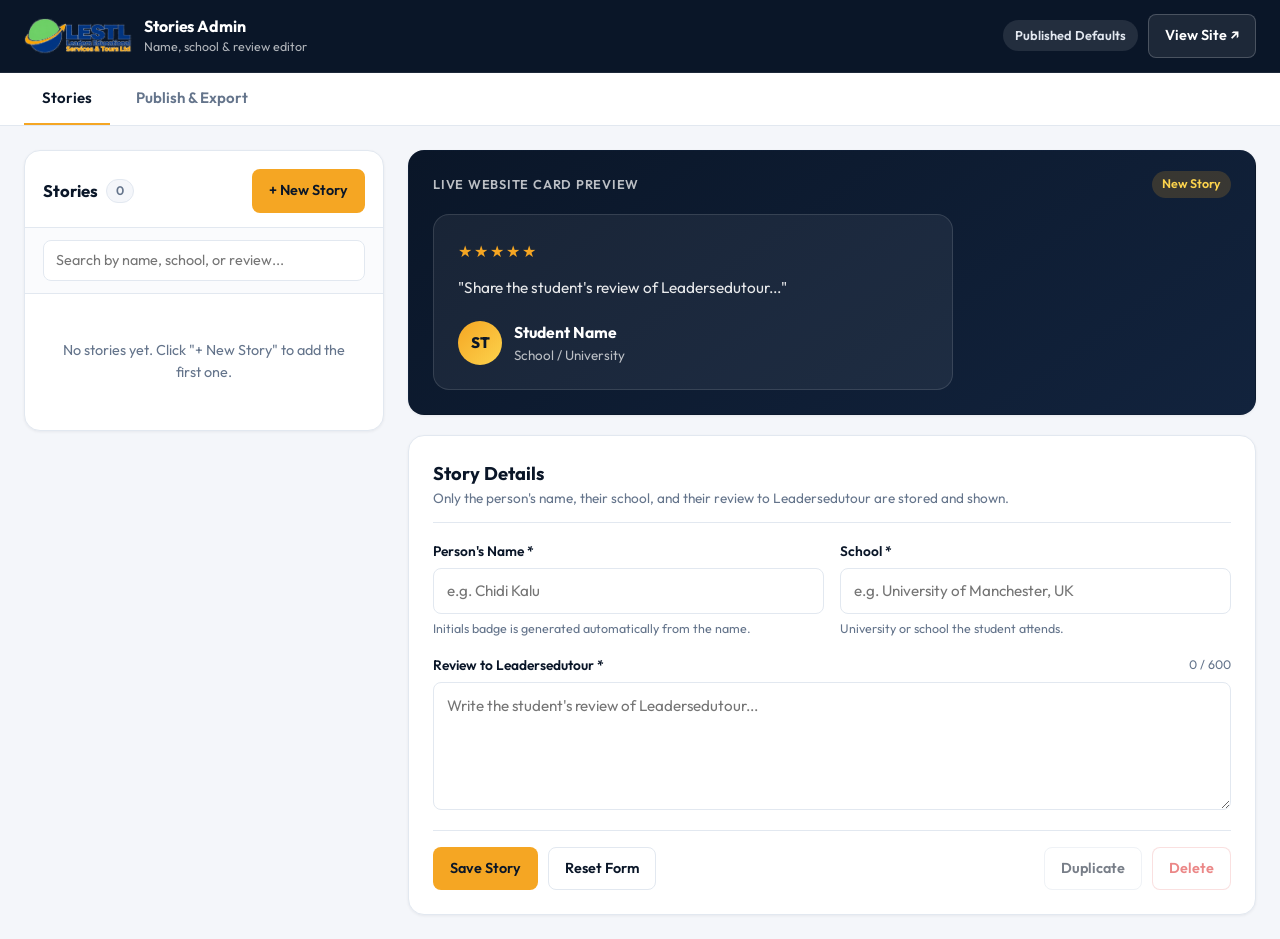
<file: admin.html>
<!DOCTYPE html>
<html lang="en">
<head>
  <meta charset="UTF-8" />
  <meta name="viewport" content="width=device-width, initial-scale=1.0" />
  <title>Stories Admin | Leadersedutour</title>
  <link rel="preconnect" href="https://fonts.googleapis.com" />
  <link rel="preconnect" href="https://fonts.gstatic.com" crossorigin />
  <link href="https://fonts.googleapis.com/css2?family=Outfit:wght@400;500;600;700;800&display=swap" rel="stylesheet" />
  <link rel="stylesheet" href="admin.css" />
</head>
<body>

  <header class="topbar">
    <div class="topbar-inner">
      <a href="index.html" class="brand">
        <img src="logo-real.png" alt="Leadersedutour" />
        <div class="brand-meta">
          <span class="brand-title">Stories Admin</span>
          <span class="brand-sub">Name, school &amp; review editor</span>
        </div>
      </a>

      <div class="topbar-right">
        <span class="status-pill" id="storageSourceBadge">Published Defaults</span>
        <span class="status-pill is-unsaved hidden" id="unsavedHeaderBadge">Unsaved edits</span>
        <a href="index.html#testimonials" target="_blank" rel="noopener" class="btn btn-outline-light" id="previewSiteLink">View Site &#8599;</a>
      </div>
    </div>
  </header>

  <nav class="tabs-bar" aria-label="Admin sections">
    <div class="tabs-inner">
      <button type="button" class="tab-btn active" id="tabBtnStories" data-tab="stories">Stories</button>
      <button type="button" class="tab-btn" id="tabBtnPublish" data-tab="publish">Publish &amp; Export</button>
    </div>
  </nav>

  <main class="container">

    <!-- ========== STORIES TAB ========== -->
    <section id="tabPanelStories" class="stories-layout">
      <!-- Left: Story list -->
      <aside class="panel list-panel" aria-label="Student stories list">
        <div class="list-header">
          <div class="list-title-wrap">
            <h2>Stories</h2>
            <span class="count-badge" id="storyCountBadge">0</span>
          </div>
          <button type="button" class="btn btn-primary" id="addStoryBtn">+ New Story</button>
        </div>

        <div class="search-wrap">
          <input
            type="search"
            id="storySearchInput"
            class="search-input"
            placeholder="Search by name, school, or review..."
            aria-label="Search stories"
          />
        </div>

        <div class="story-list" id="storyList"></div>
      </aside>

      <!-- Right: Live preview + 3-field editor -->
      <div class="workspace">
        <section class="panel preview-panel" aria-label="Live card preview">
          <div class="preview-header">
            <span class="preview-label">Live Website Card Preview</span>
            <span class="mode-badge" id="editorModeBadge">Editing Story</span>
          </div>

          <article class="preview-card">
            <div class="preview-stars" id="previewStars">★★★★★</div>
            <p class="preview-quote" id="previewReview">"Share the student's review of Leadersedutour..."</p>
            <div class="preview-author">
              <div class="preview-avatar" id="previewAvatar">ST</div>
              <div class="preview-author-info">
                <strong id="previewName">Student Name</strong>
                <span id="previewSchool">School / University</span>
              </div>
            </div>
          </article>
        </section>

        <section class="panel editor-panel" aria-label="Story details form">
          <div class="editor-header">
            <div>
              <h2>Story Details</h2>
              <p class="editor-sub">Only the person's name, their school, and their review to Leadersedutour are stored and shown.</p>
            </div>
            <span class="status-pill is-unsaved hidden" id="unsavedBadge">Unsaved</span>
          </div>

          <form id="storyForm" novalidate>
            <div class="form-grid">
              <div class="form-group">
                <label for="storyNameInput">Person's Name *</label>
                <input
                  type="text"
                  id="storyNameInput"
                  class="form-control"
                  maxlength="100"
                  placeholder="e.g. Chidi Kalu"
                  required
                />
                <span class="field-hint">Initials badge is generated automatically from the name.</span>
              </div>

              <div class="form-group">
                <label for="storySchoolInput">School *</label>
                <input
                  type="text"
                  id="storySchoolInput"
                  class="form-control"
                  maxlength="140"
                  placeholder="e.g. University of Manchester, UK"
                  required
                />
                <span class="field-hint">University or school the student attends.</span>
              </div>

              <div class="form-group full">
                <div class="form-label-row">
                  <label for="storyReviewInput">Review to Leadersedutour *</label>
                  <span class="char-count" id="reviewCharCount">0 / 600</span>
                </div>
                <textarea
                  id="storyReviewInput"
                  class="form-control"
                  maxlength="600"
                  placeholder="Write the student's review of Leadersedutour..."
                  required
                ></textarea>
              </div>
            </div>

            <div class="editor-actions">
              <div class="action-group">
                <button type="submit" class="btn btn-primary" id="saveStoryBtn">Save Story</button>
                <button type="button" class="btn btn-outline" id="discardStoryBtn">Reset Form</button>
              </div>
              <div class="action-group">
                <button type="button" class="btn btn-outline" id="duplicateStoryBtn">Duplicate</button>
                <button type="button" class="btn btn-danger" id="deleteCurrentStoryBtn">Delete</button>
              </div>
            </div>
          </form>
        </section>
      </div>
    </section>

    <!-- ========== PUBLISH & EXPORT TAB ========== -->
    <section id="tabPanelPublish" class="publish-grid hidden">
      <div class="panel publish-card full-span">
        <h3>Publish Status</h3>
        <div class="status-banner" id="publishStatusText">Checking local changes...</div>
        <p>Edits saved in the Stories tab appear immediately in this browser when you open <strong>index.html</strong>. To publish permanently for all website visitors, push directly to GitHub below or replace <code>stories-data.js</code> in your site folder.</p>
      </div>

      <div class="panel publish-card">
        <h3>1. Save or Download <code>stories-data.js</code></h3>
        <p>Export the clean <code>stories-data.js</code> file so you can overwrite it locally or copy it directly.</p>
        <div class="action-group">
          <button type="button" class="btn btn-primary" id="downloadStoriesJsBtn">Download stories-data.js</button>
          <button type="button" class="btn btn-navy" id="saveFilePickerBtn">Save Directly to File</button>
          <button type="button" class="btn btn-outline" id="copyStoriesJsBtn">Copy Code</button>
        </div>
        <pre class="code-preview" id="generatedJsPreview"></pre>
      </div>

      <div class="panel publish-card">
        <h3>2. Push Directly to GitHub</h3>
        <p>Commit the updated <code>stories-data.js</code> directly to your repository using a Personal Access Token (<code>repo</code> or Contents write scope).</p>

        <div class="form-grid">
          <div class="form-group">
            <label for="ghOwnerInput">GitHub Owner</label>
            <input type="text" id="ghOwnerInput" class="form-control" value="Heischidi" />
          </div>
          <div class="form-group">
            <label for="ghRepoInput">Repository</label>
            <input type="text" id="ghRepoInput" class="form-control" value="leadersedutour" />
          </div>
          <div class="form-group">
            <label for="ghBranchInput">Branch</label>
            <input type="text" id="ghBranchInput" class="form-control" value="main" />
          </div>
          <div class="form-group">
            <label for="ghCommitMsgInput">Commit Message</label>
            <input type="text" id="ghCommitMsgInput" class="form-control" value="Update student stories via admin" />
          </div>
          <div class="form-group full">
            <label for="ghTokenInput">GitHub Token</label>
            <input type="password" id="ghTokenInput" class="form-control" placeholder="ghp_... or github_pat_..." autocomplete="off" />
          </div>
        </div>

        <label class="checkbox-row">
          <input type="checkbox" id="ghRememberToken" />
          <span>Remember repo &amp; token in this browser's localStorage</span>
        </label>

        <div class="action-group">
          <button type="button" class="btn btn-outline" id="ghTestBtn">Test Connection</button>
          <button type="button" class="btn btn-navy" id="ghPushBtn">Publish to GitHub</button>
        </div>

        <div class="status-banner hidden" id="ghStatusBanner"></div>
      </div>

      <div class="panel publish-card full-span">
        <h3>3. Backup &amp; Reset</h3>
        <p>Download a JSON backup of all stories, import an existing JSON backup, or clear local browser drafts and revert to the file defaults in <code>stories-data.js</code>.</p>
        <div class="action-group">
          <button type="button" class="btn btn-outline" id="exportJsonBtn">Export JSON Backup</button>
          <button type="button" class="btn btn-outline" id="importJsonBtn">Import JSON Backup</button>
          <input type="file" id="importJsonInput" accept=".json,application/json" class="hidden" />
          <button type="button" class="btn btn-danger" id="resetDefaultsBtn">Reset to Published Defaults</button>
        </div>
      </div>
    </section>

  </main>

  <div id="confirmModal" class="modal-backdrop hidden" role="dialog" aria-modal="true">
    <div class="modal-card">
      <h3 id="confirmModalTitle">Confirm Action</h3>
      <p id="confirmModalText">Are you sure you want to proceed?</p>
      <div class="modal-actions">
        <button type="button" class="btn btn-outline" id="confirmCancelBtn">Cancel</button>
        <button type="button" class="btn btn-danger" id="confirmOkBtn">Delete</button>
      </div>
    </div>
  </div>

  <div class="toast-container" id="toastContainer" aria-live="polite"></div>

  <script src="stories-data.js"></script>
  <script src="cms-store.js"></script>
  <script src="admin.js"></script>
</body>
</html>
</file>
<file: style.css>
/* ============================================================
   LEADERSEDUTOUR — Premium CSS
   Color Palette: Deep Navy #0A1628 | Gold #F5A623 | White
   ============================================================ */

*, *::before, *::after { box-sizing: border-box; margin: 0; padding: 0; }

:root {
  --navy: #0A1628;
  --navy-mid: #112240;
  --navy-light: #1d3461;
  --gold: #F5A623;
  --gold-dark: #D4891A;
  --gold-light: #FFD166;
  --white: #FFFFFF;
  --off-white: #F8F9FC;
  --gray-100: #F0F2F5;
  --gray-200: #E2E8F0;
  --gray-400: #94A3B8;
  --gray-600: #475569;
  --gray-800: #1E293B;
  --text-primary: #0A1628;
  --text-muted: #64748B;
  --shadow-sm: 0 2px 8px rgba(10,22,40,0.08);
  --shadow-md: 0 8px 32px rgba(10,22,40,0.12);
  --shadow-lg: 0 24px 64px rgba(10,22,40,0.18);
  --shadow-gold: 0 8px 32px rgba(245,166,35,0.3);
  --radius-sm: 8px;
  --radius-md: 16px;
  --radius-lg: 24px;
  --radius-xl: 32px;
  --radius-full: 9999px;
  --transition: all 0.3s cubic-bezier(0.4, 0, 0.2, 1);
  --font-body: 'Outfit', sans-serif;
  --font-display: 'Playfair Display', serif;
}

html { scroll-behavior: smooth; }

body {
  font-family: var(--font-body);
  color: var(--text-primary);
  background: var(--white);
  line-height: 1.6;
  overflow-x: hidden;
}

img { max-width: 100%; display: block; }

a { text-decoration: none; color: inherit; }

/* ============================================================
   CONTAINER
   ============================================================ */
.container {
  width: 100%;
  max-width: 1200px;
  margin: 0 auto;
  padding: 0 24px;
}

/* ============================================================
   BUTTONS
   ============================================================ */
.btn-primary {
  display: inline-flex;
  align-items: center;
  gap: 10px;
  background: linear-gradient(135deg, var(--gold) 0%, var(--gold-dark) 100%);
  color: var(--navy);
  font-family: var(--font-body);
  font-weight: 700;
  font-size: 1rem;
  padding: 16px 32px;
  border-radius: var(--radius-full);
  border: none;
  cursor: pointer;
  transition: var(--transition);
  box-shadow: var(--shadow-gold);
  position: relative;
  overflow: hidden;
}

.btn-primary::before {
  content: '';
  position: absolute;
  top: 0; left: -100%;
  width: 100%; height: 100%;
  background: linear-gradient(90deg, transparent, rgba(255,255,255,0.3), transparent);
  transition: left 0.6s ease;
}

.btn-primary:hover::before { left: 100%; }
.btn-primary:hover {
  transform: translateY(-2px);
  box-shadow: 0 12px 40px rgba(245,166,35,0.45);
}

.btn-secondary {
  display: inline-flex;
  align-items: center;
  gap: 10px;
  background: rgba(255,255,255,0.15);
  color: var(--white);
  font-family: var(--font-body);
  font-weight: 600;
  font-size: 1rem;
  padding: 14px 32px;
  border-radius: var(--radius-full);
  border: 2px solid rgba(255,255,255,0.5);
  cursor: pointer;
  transition: var(--transition);
  backdrop-filter: blur(10px);
}

.btn-secondary:hover {
  background: rgba(255,255,255,0.25);
  border-color: var(--white);
  transform: translateY(-2px);
}

.btn-full { width: 100%; justify-content: center; }

/* ============================================================
   SECTION COMMON
   ============================================================ */
.section-tag {
  display: inline-flex;
  align-items: center;
  gap: 8px;
  background: rgba(245,166,35,0.12);
  color: var(--gold-dark);
  font-weight: 700;
  font-size: 0.8rem;
  letter-spacing: 2px;
  text-transform: uppercase;
  padding: 8px 18px;
  border-radius: var(--radius-full);
  margin-bottom: 16px;
}

.section-tag.light {
  background: rgba(255,255,255,0.15);
  color: var(--gold-light);
}

.section-title {
  font-family: var(--font-body);
  font-size: clamp(1.8rem, 4vw, 2.8rem);
  font-weight: 800;
  color: var(--navy);
  line-height: 1.2;
  margin-bottom: 16px;
}

.section-title.white { color: var(--white); }

.section-title .highlight {
  color: var(--gold);
  position: relative;
}

.section-subtitle {
  font-size: 1.05rem;
  color: var(--text-muted);
  max-width: 620px;
  margin: 0 auto;
}

.section-header {
  text-align: center;
  margin-bottom: 64px;
}

/* ============================================================
   NAVBAR (Floating Frosted Capsule)
   ============================================================ */
.navbar {
  position: fixed;
  top: 16px; left: 0; right: 0;
  z-index: 1000;
  padding: 0 24px;
  transition: var(--transition);
  background: transparent;
  pointer-events: none;
}

.navbar .nav-container {
  pointer-events: auto;
  max-width: 1240px;
  margin: 0 auto;
  padding: 10px 24px;
  display: flex;
  align-items: center;
  justify-content: space-between;
  gap: 20px;
  background: rgba(255, 255, 255, 0.94);
  backdrop-filter: blur(20px);
  -webkit-backdrop-filter: blur(20px);
  border: 1px solid rgba(255, 255, 255, 0.85);
  border-radius: var(--radius-full);
  box-shadow: 0 10px 40px rgba(10, 22, 40, 0.12), 0 2px 6px rgba(0,0,0,0.04);
  transition: var(--transition);
}

.navbar.scrolled {
  top: 10px;
}

.navbar.scrolled .nav-container {
  padding: 8px 22px;
  background: rgba(255, 255, 255, 0.98);
  box-shadow: 0 14px 45px rgba(10, 22, 40, 0.18);
}

.nav-logo {
  display: flex;
  align-items: center;
  text-decoration: none;
}

.nav-logo-img {
  height: 42px;
  width: auto;
  display: block;
  transition: var(--transition);
}

.footer-logo-img {
  height: 44px;
  width: auto;
  display: block;
}

.nav-links {
  display: flex;
  list-style: none;
  gap: 4px;
}

.nav-link {
  font-weight: 600;
  font-size: 0.92rem;
  color: var(--navy);
  padding: 8px 14px;
  border-radius: var(--radius-full);
  transition: var(--transition);
  position: relative;
}

.nav-link:hover, .nav-link.active {
  color: var(--navy);
  background: rgba(245, 166, 35, 0.18);
}

.nav-actions {
  display: flex;
  align-items: center;
  gap: 16px;
}

.btn-cta {
  background: linear-gradient(135deg, var(--gold) 0%, var(--gold-dark) 100%);
  color: var(--navy);
  font-weight: 700;
  font-size: 0.9rem;
  padding: 12px 24px;
  border-radius: var(--radius-full);
  transition: var(--transition);
  box-shadow: var(--shadow-gold);
}

.btn-cta:hover {
  transform: translateY(-2px);
  box-shadow: 0 12px 30px rgba(245,166,35,0.45);
}

.hamburger {
  display: none;
  flex-direction: column;
  gap: 5px;
  background: none;
  border: none;
  cursor: pointer;
  padding: 8px;
}

.hamburger span {
  display: block;
  width: 24px;
  height: 2px;
  background: var(--navy);
  border-radius: 2px;
  transition: var(--transition);
}

/* ============================================================
   HERO
   ============================================================ */
.hero {
  position: relative;
  min-height: 100vh;
  display: flex;
  align-items: center;
  overflow: hidden;
}

.hero-bg {
  position: absolute;
  inset: 0;
  z-index: 0;
}

.hero-img {
  width: 100%; height: 100%;
  object-fit: cover;
  object-position: center top;
}

.hero-overlay {
  position: absolute;
  inset: 0;
  background: linear-gradient(
    135deg,
    rgba(10,22,40,0.88) 0%,
    rgba(10,22,40,0.70) 50%,
    rgba(10,22,40,0.50) 100%
  );
}

/* Particles */
.particles {
  position: absolute;
  inset: 0;
  z-index: 1;
  pointer-events: none;
}

.particle {
  position: absolute;
  width: 4px; height: 4px;
  border-radius: 50%;
  background: rgba(245,166,35,0.6);
  animation: float-particle 8s ease-in-out infinite;
}

@keyframes float-particle {
  0%, 100% { transform: translateY(0) scale(1); opacity: 0.6; }
  50% { transform: translateY(-40px) scale(1.3); opacity: 1; }
}

.hero-content {
  position: relative;
  z-index: 2;
  max-width: 760px;
  padding: 120px 32px 80px;
  margin-left: max(32px, calc((100vw - 1280px) / 2 + 32px));
}

.hero-badge {
  display: inline-flex;
  align-items: center;
  gap: 10px;
  background: rgba(245,166,35,0.15);
  border: 1px solid rgba(245,166,35,0.4);
  backdrop-filter: blur(10px);
  color: var(--gold-light);
  font-size: 0.9rem;
  font-weight: 600;
  padding: 10px 20px;
  border-radius: var(--radius-full);
  margin-bottom: 28px;
  animation: fadeInDown 0.8s ease forwards;
}

.badge-dot {
  width: 8px; height: 8px;
  border-radius: 50%;
  background: var(--gold);
  animation: pulse-dot 2s ease infinite;
}

@keyframes pulse-dot {
  0%, 100% { transform: scale(1); opacity: 1; }
  50% { transform: scale(1.5); opacity: 0.7; }
}

.hero-title {
  font-size: clamp(2.4rem, 5.5vw, 4.2rem);
  font-weight: 900;
  line-height: 1.1;
  color: var(--white);
  margin-bottom: 24px;
}

.title-line {
  display: block;
  animation: fadeInUp 0.8s ease forwards;
  opacity: 0;
  transform: translateY(30px);
}

.title-line:nth-child(1) { animation-delay: 0.2s; }
.title-line:nth-child(2) { animation-delay: 0.4s; }
.title-line:nth-child(3) { animation-delay: 0.6s; }

.accent-line { color: var(--gold); }

.hero-subtitle {
  font-size: 1.15rem;
  color: rgba(255,255,255,0.8);
  max-width: 560px;
  margin-bottom: 40px;
  animation: fadeInUp 0.8s 0.8s ease forwards;
  opacity: 0;
}

.hero-cta {
  display: flex;
  gap: 16px;
  flex-wrap: wrap;
  margin-bottom: 60px;
  animation: fadeInUp 0.8s 1s ease forwards;
  opacity: 0;
}

.hero-stats {
  display: flex;
  gap: 0;
  background: rgba(255,255,255,0.08);
  backdrop-filter: blur(20px);
  border: 1px solid rgba(255,255,255,0.15);
  border-radius: var(--radius-lg);
  padding: 24px 32px;
  animation: fadeInUp 0.8s 1.2s ease forwards;
  opacity: 0;
}

.hero-stat {
  display: flex;
  flex-direction: column;
  align-items: center;
  flex: 1;
  padding: 0 16px;
}

.stat-num {
  font-size: 2.2rem;
  font-weight: 900;
  color: var(--gold);
  line-height: 1;
}

.stat-suffix {
  font-size: 1.5rem;
  font-weight: 900;
  color: var(--gold);
  align-self: flex-start;
  margin-top: 2px;
}

.stat-label {
  font-size: 0.78rem;
  color: rgba(255,255,255,0.65);
  font-weight: 500;
  text-align: center;
  margin-top: 6px;
}

.stat-divider {
  width: 1px;
  background: rgba(255,255,255,0.2);
  align-self: stretch;
  margin: 8px 0;
}

.hero-scroll {
  position: absolute;
  bottom: 32px;
  left: 50%;
  transform: translateX(-50%);
  z-index: 2;
  display: flex;
  flex-direction: column;
  align-items: center;
  gap: 8px;
  color: rgba(255,255,255,0.6);
  font-size: 0.8rem;
  animation: fadeIn 1s 1.5s ease forwards;
  opacity: 0;
}

.scroll-indicator {
  width: 28px; height: 44px;
  border: 2px solid rgba(255,255,255,0.4);
  border-radius: 14px;
  display: flex;
  justify-content: center;
  padding-top: 6px;
}

.scroll-dot {
  width: 6px; height: 6px;
  border-radius: 50%;
  background: var(--gold);
  animation: scroll-bounce 2s ease infinite;
}

@keyframes scroll-bounce {
  0%, 100% { transform: translateY(0); opacity: 1; }
  50% { transform: translateY(12px); opacity: 0.4; }
}

@keyframes fadeInDown { from { opacity: 0; transform: translateY(-20px); } to { opacity: 1; transform: translateY(0); } }
@keyframes fadeInUp { from { opacity: 0; transform: translateY(30px); } to { opacity: 1; transform: translateY(0); } }
@keyframes fadeIn { from { opacity: 0; } to { opacity: 1; } }

/* ============================================================
   TRUST BAR
   ============================================================ */
.trust-bar {
  background: var(--navy);
  padding: 20px 0;
  overflow: hidden;
}

.trust-container {
  display: flex;
  align-items: center;
  gap: 32px;
}

.trust-label {
  color: rgba(255,255,255,0.5);
  font-size: 0.85rem;
  font-weight: 600;
  white-space: nowrap;
  padding: 0 32px;
  flex-shrink: 0;
}

.trust-logos {
  display: flex;
  gap: 48px;
  animation: marquee 30s linear infinite;
  white-space: nowrap;
}

.trust-logo {
  color: rgba(255,255,255,0.5);
  font-size: 0.9rem;
  font-weight: 600;
  flex-shrink: 0;
  transition: var(--transition);
}

.trust-logo:hover { color: var(--gold); }

@keyframes marquee {
  from { transform: translateX(0); }
  to { transform: translateX(-50%); }
}

/* ============================================================
   ABOUT
   ============================================================ */
.about {
  padding: 100px 0;
  background: var(--white);
}

.about-grid {
  display: grid;
  grid-template-columns: 1fr 1fr;
  gap: 80px;
  align-items: center;
}

.about-visual { position: relative; }

.about-img-wrapper {
  position: relative;
  border-radius: var(--radius-xl);
  overflow: visible;
}

.about-img {
  width: 100%;
  border-radius: var(--radius-xl);
  box-shadow: var(--shadow-lg);
  transition: var(--transition);
}

.about-img:hover { transform: scale(1.02); }

.about-badge-float {
  position: absolute;
  bottom: -24px;
  right: -24px;
}

.float-badge {
  display: flex;
  align-items: center;
  gap: 12px;
  background: var(--white);
  border-radius: var(--radius-md);
  padding: 16px 20px;
  box-shadow: var(--shadow-md);
  animation: float-badge 3s ease-in-out infinite;
}

.float-badge strong { display: block; font-size: 0.9rem; color: var(--navy); }
.float-badge small { color: var(--text-muted); font-size: 0.75rem; }
.float-icon { font-size: 1.8rem; }

.about-badge-float2 {
  position: absolute;
  top: -20px;
  left: -20px;
}

.float-badge2 {
  display: flex;
  align-items: center;
  gap: 10px;
  background: var(--gold);
  color: var(--navy);
  border-radius: var(--radius-md);
  padding: 12px 18px;
  font-weight: 700;
  font-size: 0.85rem;
  box-shadow: var(--shadow-gold);
  animation: float-badge 3s 1s ease-in-out infinite;
}

.check-icon {
  width: 24px; height: 24px;
  background: var(--navy);
  color: var(--white);
  border-radius: 50%;
  display: flex;
  align-items: center;
  justify-content: center;
  font-size: 0.75rem;
  font-weight: 900;
}

@keyframes float-badge {
  0%, 100% { transform: translateY(0); }
  50% { transform: translateY(-8px); }
}

.about-content { padding-left: 8px; }

.about-text {
  font-size: 1.05rem;
  color: var(--text-muted);
  margin-bottom: 20px;
  line-height: 1.75;
}

.about-features {
  display: flex;
  flex-direction: column;
  gap: 14px;
  margin: 32px 0;
}

.feature-item {
  display: flex;
  align-items: center;
  gap: 14px;
  font-size: 0.95rem;
  color: var(--gray-800);
  font-weight: 500;
}

.feature-check {
  width: 26px; height: 26px;
  border-radius: 50%;
  background: linear-gradient(135deg, var(--gold), var(--gold-dark));
  color: var(--navy);
  display: flex;
  align-items: center;
  justify-content: center;
  font-weight: 900;
  font-size: 0.75rem;
  flex-shrink: 0;
}

/* ============================================================
   SERVICES
   ============================================================ */
.services {
  padding: 100px 0;
  background: var(--off-white);
}

.services-grid {
  display: grid;
  grid-template-columns: repeat(3, 1fr);
  gap: 28px;
}

.service-card {
  background: var(--white);
  border-radius: var(--radius-lg);
  padding: 40px 32px;
  box-shadow: var(--shadow-sm);
  border: 1px solid var(--gray-100);
  transition: var(--transition);
  position: relative;
  overflow: hidden;
}

.service-card::before {
  content: '';
  position: absolute;
  top: 0; left: 0; right: 0;
  height: 3px;
  background: linear-gradient(90deg, var(--gold), var(--gold-dark));
  transform: scaleX(0);
  transform-origin: left;
  transition: transform 0.4s ease;
}

.service-card:hover { transform: translateY(-8px); box-shadow: var(--shadow-lg); }
.service-card:hover::before { transform: scaleX(1); }

.service-card.featured {
  background: linear-gradient(135deg, var(--navy) 0%, var(--navy-mid) 100%);
  color: var(--white);
  border-color: var(--navy);
}

.service-card.featured .service-title { color: var(--white); }
.service-card.featured .service-desc { color: rgba(255,255,255,0.7); }
.service-card.featured .service-list li { color: rgba(255,255,255,0.8); }
.service-card.featured .service-list li::before { background: var(--gold); }
.service-card.featured .service-link { color: var(--gold); }
.service-card.featured .service-link:hover { color: var(--gold-light); }
.service-card.featured::before { background: linear-gradient(90deg, var(--gold-light), var(--gold)); }

.featured-tag {
  position: absolute;
  top: 20px; right: 20px;
  background: var(--gold);
  color: var(--navy);
  font-size: 0.7rem;
  font-weight: 800;
  letter-spacing: 1px;
  text-transform: uppercase;
  padding: 4px 12px;
  border-radius: var(--radius-full);
}

.service-icon-wrap {
  width: 72px; height: 72px;
  border-radius: var(--radius-md);
  background: rgba(245,166,35,0.1);
  display: flex;
  align-items: center;
  justify-content: center;
  margin-bottom: 24px;
  transition: var(--transition);
}

.service-card:hover .service-icon-wrap,
.service-card.featured .service-icon-wrap {
  background: rgba(245,166,35,0.2);
}

.service-icon { color: var(--gold); }

.service-title {
  font-size: 1.2rem;
  font-weight: 800;
  color: var(--navy);
  margin-bottom: 14px;
}

.service-desc {
  font-size: 0.92rem;
  color: var(--text-muted);
  line-height: 1.7;
  margin-bottom: 20px;
}

.service-list {
  list-style: none;
  display: flex;
  flex-direction: column;
  gap: 8px;
  margin-bottom: 28px;
}

.service-list li {
  font-size: 0.88rem;
  color: var(--gray-600);
  display: flex;
  align-items: center;
  gap: 10px;
}

.service-list li::before {
  content: '';
  width: 6px; height: 6px;
  border-radius: 50%;
  background: var(--gold);
  flex-shrink: 0;
}

.service-link {
  display: inline-flex;
  align-items: center;
  gap: 8px;
  font-weight: 700;
  font-size: 0.9rem;
  color: var(--gold-dark);
  transition: var(--transition);
}

.service-link:hover { gap: 14px; }

/* ============================================================
   DESTINATIONS
   ============================================================ */
.destinations {
  padding: 100px 0;
  background: var(--navy);
}

.destinations .section-tag {
  background: rgba(245,166,35,0.2);
  color: var(--gold-light);
}

.destinations .section-title { color: var(--white); }
.destinations .section-subtitle { color: rgba(255,255,255,0.6); }

.destinations-grid {
  display: grid;
  grid-template-columns: repeat(4, 1fr);
  grid-template-rows: auto auto;
  gap: 20px;
}

.dest-card {
  position: relative;
  border-radius: var(--radius-lg);
  overflow: hidden;
  cursor: pointer;
  transition: var(--transition);
  min-height: 280px;
  display: flex;
  flex-direction: column;
  justify-content: flex-end;
}

.dest-card.dest-large {
  grid-row: span 2;
  min-height: 580px;
}

.dest-card:hover { transform: translateY(-6px); box-shadow: 0 24px 60px rgba(0,0,0,0.4); }

.dest-bg {
  position: absolute;
  inset: 0;
}

.dest-flag {
  position: absolute;
  top: 20px; right: 20px;
  font-size: 2rem;
  z-index: 2;
  filter: drop-shadow(0 2px 8px rgba(0,0,0,0.3));
}

.dest-card::after {
  content: '';
  position: absolute;
  inset: 0;
  background: linear-gradient(to top, rgba(0,0,0,0.85) 0%, rgba(0,0,0,0.2) 60%, transparent 100%);
  z-index: 1;
}

.dest-content {
  position: relative;
  z-index: 2;
  padding: 28px 24px;
}

.dest-name {
  font-size: 1.3rem;
  font-weight: 800;
  color: var(--white);
  margin-bottom: 8px;
}

.dest-large .dest-name { font-size: 1.8rem; }

.dest-desc {
  font-size: 0.88rem;
  color: rgba(255,255,255,0.8);
  line-height: 1.6;
  margin-bottom: 14px;
}

.dest-large .dest-desc { font-size: 1rem; margin-bottom: 18px; }

.dest-tags {
  display: flex;
  flex-wrap: wrap;
  gap: 6px;
  margin-bottom: 16px;
}

.dest-tag {
  background: rgba(255,255,255,0.15);
  border: 1px solid rgba(255,255,255,0.25);
  color: var(--white);
  font-size: 0.72rem;
  font-weight: 600;
  padding: 4px 10px;
  border-radius: var(--radius-full);
  backdrop-filter: blur(8px);
}

.dest-cta {
  display: inline-block;
  color: var(--gold-light);
  font-weight: 700;
  font-size: 0.9rem;
  transition: var(--transition);
}

.dest-cta:hover { color: var(--white); letter-spacing: 0.5px; }

/* ============================================================
   WHY US
   ============================================================ */
.why-us {
  position: relative;
  padding: 100px 0;
  overflow: hidden;
}

.why-bg {
  position: absolute;
  inset: 0;
}

.why-bg-img {
  width: 100%; height: 100%;
  object-fit: cover;
}

.why-overlay {
  position: absolute;
  inset: 0;
  background: rgba(10,22,40,0.88);
}

.why-content { position: relative; z-index: 2; }

.why-grid {
  display: grid;
  grid-template-columns: repeat(3, 1fr);
  gap: 24px;
  margin-top: 48px;
}

.why-card {
  background: rgba(255,255,255,0.06);
  border: 1px solid rgba(255,255,255,0.1);
  border-radius: var(--radius-lg);
  padding: 36px 28px;
  transition: var(--transition);
  backdrop-filter: blur(10px);
}

.why-card:hover {
  background: rgba(255,255,255,0.1);
  transform: translateY(-4px);
  border-color: rgba(245,166,35,0.4);
}

.why-icon { font-size: 2.5rem; margin-bottom: 18px; }

.why-card h3 {
  font-size: 1.1rem;
  font-weight: 700;
  color: var(--white);
  margin-bottom: 12px;
}

.why-card p {
  font-size: 0.92rem;
  color: rgba(255,255,255,0.65);
  line-height: 1.7;
}

/* ============================================================
   PROCESS
   ============================================================ */
.process {
  padding: 100px 0;
  background: var(--off-white);
}

.process-timeline {
  display: grid;
  grid-template-columns: repeat(4, 1fr);
  gap: 0;
  position: relative;
}

.process-timeline::before {
  content: '';
  position: absolute;
  top: 52px;
  left: calc(25% / 2);
  right: calc(25% / 2);
  height: 2px;
  background: linear-gradient(90deg, var(--gold), var(--gold-dark));
  z-index: 0;
}

.process-step {
  display: flex;
  flex-direction: column;
  align-items: center;
  text-align: center;
  padding: 0 24px;
  position: relative;
}

.step-number {
  width: 64px; height: 64px;
  border-radius: 50%;
  background: linear-gradient(135deg, var(--gold), var(--gold-dark));
  color: var(--navy);
  font-weight: 900;
  font-size: 1.1rem;
  display: flex;
  align-items: center;
  justify-content: center;
  margin-bottom: 24px;
  position: relative;
  z-index: 1;
  box-shadow: var(--shadow-gold);
  transition: var(--transition);
}

.process-step:hover .step-number {
  transform: scale(1.1);
  box-shadow: 0 12px 32px rgba(245,166,35,0.5);
}

.step-icon { font-size: 2rem; margin-bottom: 14px; }

.step-content h3 {
  font-size: 1.05rem;
  font-weight: 800;
  color: var(--navy);
  margin-bottom: 10px;
}

.step-content p {
  font-size: 0.88rem;
  color: var(--text-muted);
  line-height: 1.7;
}

/* ============================================================
   TESTIMONIALS
   ============================================================ */
.testimonials {
  padding: 100px 0;
  background: var(--white);
  overflow: hidden;
}

.testimonials-wrapper {
  overflow: hidden;
  margin: 0 -24px;
  padding: 20px 0;
}

.testimonials-track {
  display: flex;
  gap: 0;
  padding: 0;
  animation: scroll-testimonials 40s linear infinite;
  width: max-content;
}

.testimonials-track:hover { animation-play-state: paused; }

@keyframes scroll-testimonials {
  from { transform: translateX(0); }
  to { transform: translateX(-50%); }
}

.testimonial-card {
  background: var(--white);
  border: 1px solid var(--gray-200);
  border-radius: var(--radius-lg);
  padding: 36px 32px;
  min-width: 380px;
  max-width: 380px;
  margin-right: 28px;
  box-shadow: var(--shadow-sm);
  transition: var(--transition);
  display: flex;
  flex-direction: column;
}

.testimonial-card:hover {
  box-shadow: var(--shadow-md);
  border-color: var(--gold);
  transform: translateY(-4px);
}

.testimonial-stars {
  color: var(--gold);
  font-size: 1.1rem;
  letter-spacing: 3px;
  margin-bottom: 16px;
}

.testimonial-text {
  font-size: 0.95rem;
  color: var(--gray-600);
  line-height: 1.75;
  margin-bottom: 24px;
  font-style: italic;
  flex: 1;
}

.testimonial-author {
  display: flex;
  align-items: center;
  gap: 14px;
}

.author-avatar {
  width: 48px; height: 48px;
  border-radius: 50%;
  background: linear-gradient(135deg, var(--navy), var(--navy-light));
  color: var(--gold);
  font-weight: 800;
  font-size: 0.9rem;
  display: flex;
  align-items: center;
  justify-content: center;
  flex-shrink: 0;
}

.author-info strong {
  display: block;
  font-size: 0.95rem;
  color: var(--navy);
  font-weight: 700;
}

.author-info span {
  font-size: 0.82rem;
  color: var(--text-muted);
}

/* ============================================================
   SUCCESS SHOWCASE
   ============================================================ */
.success-showcase {
  padding: 100px 0;
  background: var(--off-white);
}

.showcase-grid {
  display: grid;
  grid-template-columns: 1fr 1fr;
  gap: 80px;
  align-items: center;
}

.showcase-img-wrap {
  position: relative;
}

.showcase-img {
  width: 100%;
  border-radius: var(--radius-xl);
  box-shadow: var(--shadow-lg);
}

.showcase-badge {
  position: absolute;
  bottom: -20px;
  left: 32px;
  display: flex;
  align-items: center;
  gap: 12px;
  background: var(--white);
  border-radius: var(--radius-md);
  padding: 16px 22px;
  box-shadow: var(--shadow-md);
  font-size: 1.8rem;
  animation: float-badge 3s ease-in-out infinite;
}

.showcase-badge div strong {
  display: block;
  font-size: 0.9rem;
  color: var(--navy);
  font-weight: 700;
}

.showcase-badge div small {
  font-size: 0.75rem;
  color: var(--text-muted);
}

.showcase-text {
  font-size: 1.05rem;
  color: var(--text-muted);
  line-height: 1.75;
  margin-bottom: 36px;
}

.showcase-stats {
  display: flex;
  gap: 32px;
  margin-bottom: 40px;
  flex-wrap: wrap;
}

.showcase-stat {
  display: flex;
  flex-direction: column;
  gap: 4px;
}

.stat-big {
  font-size: 2rem;
  font-weight: 900;
  color: var(--navy);
  line-height: 1;
}

.showcase-stat span:last-child {
  font-size: 0.82rem;
  color: var(--text-muted);
  font-weight: 500;
}

/* ============================================================
   CONTACT
   ============================================================ */
.contact {
  padding: 100px 0;
  background: var(--navy);
}

.contact-grid {
  display: grid;
  grid-template-columns: 1fr 1.2fr;
  gap: 80px;
  align-items: start;
}

.contact .section-tag { background: rgba(245,166,35,0.2); color: var(--gold-light); }
.contact .section-title { color: var(--white); }

.contact-desc {
  font-size: 1rem;
  color: rgba(255,255,255,0.65);
  line-height: 1.75;
  margin-bottom: 40px;
}

.contact-details {
  display: flex;
  flex-direction: column;
  gap: 20px;
  margin-bottom: 40px;
}

.contact-item {
  display: flex;
  align-items: flex-start;
  gap: 16px;
  padding: 18px 20px;
  background: rgba(255,255,255,0.06);
  border: 1px solid rgba(255,255,255,0.08);
  border-radius: var(--radius-md);
  transition: var(--transition);
}

.contact-item:hover { background: rgba(255,255,255,0.1); border-color: rgba(245,166,35,0.3); }

.contact-icon { font-size: 1.4rem; margin-top: 2px; }

.contact-item strong {
  display: block;
  font-size: 0.85rem;
  color: var(--gold-light);
  font-weight: 600;
  margin-bottom: 4px;
}

.contact-item span {
  font-size: 0.95rem;
  color: rgba(255,255,255,0.8);
}

.social-links {
  display: flex;
  gap: 12px;
}

.social-link {
  width: 44px; height: 44px;
  border-radius: 50%;
  background: rgba(255,255,255,0.08);
  border: 1px solid rgba(255,255,255,0.15);
  color: rgba(255,255,255,0.7);
  display: flex;
  align-items: center;
  justify-content: center;
  transition: var(--transition);
}

.social-link:hover {
  background: var(--gold);
  border-color: var(--gold);
  color: var(--navy);
  transform: translateY(-3px);
}

/* Form */
.contact-form-wrap {
  background: var(--white);
  border-radius: var(--radius-xl);
  padding: 48px 40px;
  box-shadow: var(--shadow-lg);
}

.form-title {
  font-size: 1.4rem;
  font-weight: 800;
  color: var(--navy);
  margin-bottom: 32px;
}

.form-row {
  display: grid;
  grid-template-columns: 1fr 1fr;
  gap: 20px;
}

.form-group {
  display: flex;
  flex-direction: column;
  gap: 8px;
  margin-bottom: 20px;
}

.form-group label {
  font-size: 0.88rem;
  font-weight: 600;
  color: var(--gray-800);
}

.form-group input,
.form-group select,
.form-group textarea {
  font-family: var(--font-body);
  font-size: 0.95rem;
  color: var(--text-primary);
  background: var(--gray-100);
  border: 2px solid var(--gray-200);
  border-radius: var(--radius-sm);
  padding: 14px 16px;
  transition: var(--transition);
  outline: none;
  width: 100%;
}

.form-group input:focus,
.form-group select:focus,
.form-group textarea:focus {
  border-color: var(--gold);
  background: var(--white);
  box-shadow: 0 0 0 4px rgba(245,166,35,0.12);
}

.form-group textarea { resize: vertical; min-height: 100px; }

.form-disclaimer {
  font-size: 0.8rem;
  color: var(--text-muted);
  text-align: center;
  margin-top: 16px;
}

/* ============================================================
   FOOTER
   ============================================================ */
.footer { background: #06101F; }

.footer-top {
  padding: 80px 0 40px;
  border-bottom: 1px solid rgba(255,255,255,0.08);
}

.footer-grid {
  display: grid;
  grid-template-columns: 1.6fr 1fr 1fr 1fr;
  gap: 48px;
}

.footer-brand .footer-logo { margin-bottom: 20px; }

.footer-desc {
  font-size: 0.92rem;
  color: rgba(255,255,255,0.5);
  line-height: 1.75;
  max-width: 280px;
}

.footer-heading {
  font-size: 0.85rem;
  font-weight: 800;
  letter-spacing: 1.5px;
  text-transform: uppercase;
  color: var(--gold);
  margin-bottom: 20px;
}

.footer-links {
  list-style: none;
  display: flex;
  flex-direction: column;
  gap: 10px;
}

.footer-links a {
  font-size: 0.9rem;
  color: rgba(255,255,255,0.55);
  transition: var(--transition);
}

.footer-links a:hover { color: var(--gold-light); padding-left: 6px; }

.footer-bottom {
  padding: 24px 0;
  display: flex;
}

.footer-bottom .container {
  display: flex;
  align-items: center;
  justify-content: space-between;
  flex-wrap: wrap;
  gap: 16px;
}

.footer-bottom p {
  font-size: 0.85rem;
  color: rgba(255,255,255,0.35);
}

.footer-legal {
  display: flex;
  gap: 24px;
}

.footer-legal a {
  font-size: 0.82rem;
  color: rgba(255,255,255,0.35);
  transition: var(--transition);
}

.footer-legal a:hover { color: var(--gold-light); }

/* ============================================================
   BACK TO TOP
   ============================================================ */
.back-to-top {
  position: fixed;
  bottom: 32px;
  right: 32px;
  width: 48px; height: 48px;
  border-radius: 50%;
  background: linear-gradient(135deg, var(--gold), var(--gold-dark));
  color: var(--navy);
  border: none;
  cursor: pointer;
  display: flex;
  align-items: center;
  justify-content: center;
  box-shadow: var(--shadow-gold);
  transition: var(--transition);
  opacity: 0;
  transform: translateY(20px);
  z-index: 999;
}

.back-to-top.visible { opacity: 1; transform: translateY(0); }
.back-to-top:hover { transform: translateY(-4px); }

/* ============================================================
   TOAST
   ============================================================ */
.toast {
  position: fixed;
  bottom: 32px;
  left: 50%;
  transform: translateX(-50%) translateY(80px);
  background: var(--navy);
  color: var(--white);
  padding: 16px 28px;
  border-radius: var(--radius-full);
  display: flex;
  align-items: center;
  gap: 12px;
  font-weight: 600;
  font-size: 0.95rem;
  box-shadow: var(--shadow-lg);
  z-index: 9999;
  transition: transform 0.4s cubic-bezier(0.34, 1.56, 0.64, 1);
  border: 1px solid rgba(245,166,35,0.3);
}

.toast.show { transform: translateX(-50%) translateY(0); }

.toast-icon {
  width: 28px; height: 28px;
  border-radius: 50%;
  background: var(--gold);
  color: var(--navy);
  font-weight: 900;
  display: flex;
  align-items: center;
  justify-content: center;
  font-size: 0.85rem;
}

/* ============================================================
   ANIMATE ON SCROLL
   ============================================================ */
.fade-in {
  opacity: 0;
  transform: translateY(40px);
  transition: opacity 0.7s ease, transform 0.7s ease;
}

.fade-in.visible {
  opacity: 1;
  transform: translateY(0);
}

/* ============================================================
   DESTINATION FILTERS
   ============================================================ */
.dest-filters {
  display: flex;
  align-items: center;
  justify-content: center;
  gap: 10px;
  flex-wrap: wrap;
  margin-bottom: 40px;
}

.dest-filter-btn {
  background: var(--white);
  color: var(--navy);
  border: 1px solid var(--gray-200);
  padding: 10px 22px;
  border-radius: var(--radius-full);
  font-family: var(--font-body);
  font-weight: 600;
  font-size: 0.9rem;
  cursor: pointer;
  transition: var(--transition);
  box-shadow: var(--shadow-sm);
}

.dest-filter-btn:hover {
  border-color: var(--gold);
  color: var(--gold-dark);
  transform: translateY(-2px);
}

.dest-filter-btn.active {
  background: var(--navy);
  color: var(--white);
  border-color: var(--navy);
  box-shadow: 0 6px 20px rgba(10,22,40,0.25);
}

.dest-card.hidden {
  display: none !important;
}

/* ============================================================
   ELIGIBILITY ASSESSMENT
   ============================================================ */
.eligibility {
  padding: 100px 0;
  background: var(--off-white);
  position: relative;
}

.eligibility-card {
  background: var(--white);
  border-radius: var(--radius-xl);
  box-shadow: var(--shadow-lg);
  border: 1px solid var(--gray-200);
  display: grid;
  grid-template-columns: 1.2fr 0.8fr;
  gap: 40px;
  padding: 48px;
  align-items: stretch;
}

.eligibility-form {
  display: flex;
  flex-direction: column;
  gap: 32px;
}

.eval-group {
  display: flex;
  flex-direction: column;
  gap: 14px;
}

.eval-label {
  font-weight: 700;
  font-size: 1.05rem;
  color: var(--navy);
}

.eval-options {
  display: flex;
  flex-wrap: wrap;
  gap: 10px;
}

.eval-btn {
  background: var(--gray-100);
  color: var(--gray-800);
  border: 1.5px solid transparent;
  padding: 10px 18px;
  border-radius: var(--radius-md);
  font-family: var(--font-body);
  font-weight: 600;
  font-size: 0.9rem;
  cursor: pointer;
  transition: var(--transition);
}

.eval-btn:hover {
  background: #E8EEF8;
  border-color: var(--navy-light);
}

.eval-btn.active {
  background: rgba(10, 22, 40, 0.05);
  border-color: var(--gold);
  color: var(--navy);
  font-weight: 700;
  box-shadow: 0 4px 14px rgba(245, 166, 35, 0.2);
}

.eligibility-result {
  background: linear-gradient(145deg, var(--navy) 0%, var(--navy-mid) 100%);
  color: var(--white);
  border-radius: var(--radius-lg);
  padding: 36px 32px;
  display: flex;
  flex-direction: column;
  justify-content: space-between;
  position: relative;
  overflow: hidden;
  box-shadow: 0 16px 48px rgba(10,22,40,0.3);
}

.eligibility-result::before {
  content: '';
  position: absolute;
  top: -50px; right: -50px;
  width: 150px; height: 150px;
  background: radial-gradient(circle, rgba(245,166,35,0.2) 0%, transparent 70%);
  border-radius: 50%;
}

.result-badge {
  display: inline-block;
  align-self: flex-start;
  background: rgba(245,166,35,0.2);
  color: var(--gold);
  font-size: 0.75rem;
  font-weight: 700;
  letter-spacing: 1.5px;
  text-transform: uppercase;
  padding: 6px 14px;
  border-radius: var(--radius-full);
  border: 1px solid rgba(245,166,35,0.35);
  margin-bottom: 18px;
}

.match-gauge {
  display: flex;
  align-items: center;
  justify-content: center;
  margin-bottom: 20px;
}

.gauge-circle {
  width: 120px;
  height: 120px;
  border-radius: 50%;
  background: conic-gradient(var(--gold) 0% 96%, rgba(255,255,255,0.1) 96% 100%);
  display: flex;
  flex-direction: column;
  align-items: center;
  justify-content: center;
  position: relative;
  box-shadow: 0 8px 24px rgba(245,166,35,0.35);
}

.gauge-circle::after {
  content: '';
  position: absolute;
  inset: 10px;
  background: var(--navy);
  border-radius: 50%;
}

.match-percentage {
  position: relative;
  z-index: 2;
  font-size: 1.8rem;
  font-weight: 900;
  color: var(--white);
  line-height: 1;
}

.match-text {
  position: relative;
  z-index: 2;
  font-size: 0.7rem;
  color: var(--gold);
  text-transform: uppercase;
  letter-spacing: 1px;
  font-weight: 600;
  margin-top: 2px;
}

.result-title {
  font-size: 1.35rem;
  font-weight: 800;
  color: var(--white);
  margin-bottom: 8px;
  line-height: 1.3;
}

.result-summary {
  font-size: 0.92rem;
  color: rgba(255,255,255,0.85);
  line-height: 1.5;
  margin-bottom: 24px;
}

.result-highlights {
  display: flex;
  flex-direction: column;
  gap: 12px;
  margin-bottom: 28px;
  padding: 16px;
  background: rgba(255,255,255,0.06);
  border-radius: var(--radius-md);
  border: 1px solid rgba(255,255,255,0.1);
}

.highlight-item {
  display: flex;
  align-items: center;
  gap: 14px;
}

.hl-icon {
  font-size: 1.4rem;
}

.highlight-item div strong {
  display: block;
  font-size: 0.8rem;
  color: var(--gold);
  text-transform: uppercase;
  letter-spacing: 0.5px;
}

.highlight-item div span {
  font-size: 0.95rem;
  font-weight: 600;
  color: var(--white);
}

/* ============================================================
   FAQ ACCORDION
   ============================================================ */
.faq {
  padding: 100px 0;
  background: var(--white);
}

.faq-accordion {
  max-width: 860px;
  margin: 0 auto;
  display: flex;
  flex-direction: column;
  gap: 16px;
}

.faq-item {
  border: 1px solid var(--gray-200);
  border-radius: var(--radius-md);
  background: var(--off-white);
  transition: var(--transition);
  overflow: hidden;
}

.faq-item.active {
  border-color: var(--gold);
  background: var(--white);
  box-shadow: var(--shadow-sm);
}

.faq-question {
  width: 100%;
  display: flex;
  align-items: center;
  justify-content: space-between;
  gap: 16px;
  padding: 22px 28px;
  background: none;
  border: none;
  text-align: left;
  font-family: var(--font-body);
  font-weight: 700;
  font-size: 1.05rem;
  color: var(--navy);
  cursor: pointer;
  transition: var(--transition);
}

.faq-icon {
  font-size: 1.4rem;
  font-weight: 400;
  color: var(--gold-dark);
  transition: transform 0.3s ease;
  flex-shrink: 0;
}

.faq-item.active .faq-icon {
  transform: rotate(45deg);
}

.faq-answer {
  max-height: 0;
  overflow: hidden;
  transition: max-height 0.4s cubic-bezier(0.4, 0, 0.2, 1);
  padding: 0 28px;
}

.faq-item.active .faq-answer {
  max-height: 400px;
  padding: 0 28px 24px;
}

.faq-answer p {
  color: var(--text-muted);
  line-height: 1.7;
  font-size: 0.98rem;
}

/* ============================================================
   FOOTER LOGO BADGE & WHATSAPP
   ============================================================ */
.footer-logo-badge {
  display: inline-block;
  background: #FFFFFF;
  padding: 8px 18px;
  border-radius: 12px;
  margin-bottom: 20px;
  box-shadow: 0 4px 16px rgba(0,0,0,0.3);
  transition: var(--transition);
}

.footer-logo-badge:hover {
  transform: translateY(-2px);
  box-shadow: 0 8px 24px rgba(245,166,35,0.3);
}

.footer-logo-img {
  height: 44px;
  width: auto;
  display: block;
}

/* Floating WhatsApp button */
.whatsapp-float {
  position: fixed;
  bottom: 32px;
  right: 32px;
  z-index: 999;
  display: flex;
  align-items: center;
  gap: 10px;
  background: #25D366;
  color: #FFFFFF;
  padding: 12px 20px;
  border-radius: var(--radius-full);
  box-shadow: 0 8px 24px rgba(37, 211, 102, 0.4);
  transition: var(--transition);
  text-decoration: none;
  font-weight: 700;
  font-size: 0.92rem;
}

.whatsapp-float:hover {
  transform: translateY(-4px) scale(1.02);
  box-shadow: 0 12px 32px rgba(37, 211, 102, 0.55);
}

.whatsapp-icon-wrap {
  position: relative;
  display: flex;
  align-items: center;
  justify-content: center;
}

.pulse-ring {
  position: absolute;
  inset: -6px;
  border-radius: 50%;
  border: 2px solid rgba(37, 211, 102, 0.6);
  animation: pulse-ring 2s cubic-bezier(0.4, 0, 0.6, 1) infinite;
}

@keyframes pulse-ring {
  0% { transform: scale(0.9); opacity: 1; }
  100% { transform: scale(1.6); opacity: 0; }
}

/* ============================================================
   RESPONSIVE
   ============================================================ */
@media (max-width: 1024px) {
  .about-grid { grid-template-columns: 1fr; gap: 48px; }
  .about-visual { max-width: 480px; margin: 0 auto; }
  .services-grid { grid-template-columns: repeat(2, 1fr); }
  .destinations-grid { grid-template-columns: repeat(2, 1fr); }
  .dest-card.dest-large { grid-row: auto; min-height: 280px; }
  .why-grid { grid-template-columns: repeat(2, 1fr); }
  .process-timeline { grid-template-columns: repeat(2, 1fr); gap: 40px; }
  .process-timeline::before { display: none; }
  .showcase-grid { grid-template-columns: 1fr; }
  .eligibility-card { grid-template-columns: 1fr; gap: 32px; padding: 36px; }
  .contact-grid { grid-template-columns: 1fr; }
  .footer-grid { grid-template-columns: 1fr 1fr; }
}

@media (max-width: 768px) {
  .navbar { padding: 0 12px; top: 12px; }
  .navbar .nav-container { padding: 8px 16px; }
  .nav-logo-img { height: 36px; }
  .nav-links { display: none; }
  .nav-links.open {
    display: flex;
    flex-direction: column;
    position: fixed;
    top: 68px; left: 16px; right: 16px;
    background: rgba(255, 255, 255, 0.98);
    backdrop-filter: blur(20px);
    padding: 20px;
    gap: 4px;
    border-radius: var(--radius-lg);
    box-shadow: 0 16px 40px rgba(10,22,40,0.2);
    border: 1px solid var(--gray-200);
    z-index: 999;
  }
  .nav-links.open .nav-link {
    color: var(--navy);
    padding: 10px 16px;
  }
  .hamburger { display: flex; }
  .hero-content { padding: 100px 24px 60px; margin-left: 0; }
  .hero-stats { flex-wrap: wrap; gap: 0; padding: 20px; }
  .hero-stat { min-width: 50%; padding: 12px; }
  .stat-divider { display: none; }
  .services-grid { grid-template-columns: 1fr; }
  .destinations-grid { grid-template-columns: 1fr; }
  .why-grid { grid-template-columns: 1fr; }
  .process-timeline { grid-template-columns: 1fr; }
  .testimonial-card { min-width: 300px; max-width: 300px; margin-right: 20px; padding: 26px 22px; }
  .eligibility-card { padding: 24px; }
  .eval-options { flex-direction: column; }
  .contact-form-wrap { padding: 32px 24px; }
  .form-row { grid-template-columns: 1fr; }
  .footer-grid { grid-template-columns: 1fr; }
  .about-badge-float, .about-badge-float2 { display: none; }
  .showcase-badge { left: 16px; }
  .whatsapp-label { display: none; }
  .whatsapp-float { padding: 14px; bottom: 24px; right: 20px; }
}

@media (max-width: 480px) {
  .hero-title { font-size: 2rem; }
  .section-title { font-size: 1.6rem; }
  .hero-cta { flex-direction: column; }
  .btn-primary, .btn-secondary { width: 100%; justify-content: center; }
  .btn-cta { padding: 8px 16px; font-size: 0.8rem; }
}


/* ============================================================
   FIXES: STATS, TRUST BAR, DESTINATIONS (flag colours)
   ============================================================ */

/* --- Hero stats: number + suffix on one line --- */
.stat-number-wrap {
  display: flex;
  align-items: flex-start;
  justify-content: center;
  gap: 2px;
  line-height: 1;
}
.stat-number-wrap .stat-suffix { margin-top: 0; align-self: flex-start; }

/* --- Trust bar: label no longer overlaps the scrolling names --- */
.trust-bar { padding: 22px 0; }
.trust-container {
  display: flex;
  align-items: center;
  gap: 0;
  max-width: 100%;
  padding: 0;
}
.trust-label-box {
  display: flex;
  align-items: center;
  gap: 10px;
  flex-shrink: 0;
  position: relative;
  z-index: 2;
  background: var(--navy);
  padding: 8px 28px 8px max(32px, calc((100vw - 1280px) / 2 + 32px));
  box-shadow: 18px 0 20px -4px var(--navy);
}
.trust-badge-dot {
  width: 8px; height: 8px;
  border-radius: 50%;
  background: var(--gold);
  flex-shrink: 0;
}
.trust-label { padding: 0; color: rgba(255,255,255,0.75); }
.trust-marquee-wrapper {
  flex: 1;
  min-width: 0;
  overflow: hidden;
  position: relative;
  z-index: 1;
}
.trust-logos {
  display: flex;
  gap: 0;
  width: max-content;
  animation: marquee 40s linear infinite;
}
.trust-logo { padding-right: 56px; }

/* --- Destinations: real flag colours --- */
.destinations-grid {
  grid-template-columns: repeat(6, 1fr);
  grid-template-rows: none;
}
.dest-card { grid-column: span 2; min-height: 340px; }
.dest-card:nth-child(4),
.dest-card:nth-child(5) { grid-column: span 3; }

.dest-flag-stripe { position: absolute; top: 0; left: 0; right: 0; height: 6px; z-index: 3; }
.dest-card-header {
  position: absolute;
  top: 20px; left: 24px; right: 24px;
  z-index: 3;
  display: flex;
  align-items: center;
  justify-content: space-between;
  gap: 12px;
}
.dest-flag-badge {
  display: inline-flex;
  border-radius: 4px;
  overflow: hidden;
  box-shadow: 0 2px 10px rgba(0,0,0,0.35);
  line-height: 0;
}
.dest-flag-svg { display: block; }
.dest-country-badge {
  background: rgba(255,255,255,0.15);
  border: 1px solid rgba(255,255,255,0.3);
  color: #fff;
  font-size: 0.72rem;
  font-weight: 600;
  padding: 4px 12px;
  border-radius: var(--radius-full);
  backdrop-filter: blur(8px);
}

/* UK: navy, with red + white */
.dest-card-uk { background: #012169; }
.dest-card-uk .dest-flag-stripe { background: linear-gradient(90deg, #012169 0 33.3%, #FFFFFF 33.3% 66.6%, #C8102E 66.6% 100%); }
/* Canada: red + white */
.dest-card-canada { background: #D80027; }
.dest-card-canada .dest-flag-stripe { background: linear-gradient(90deg, #D80027 0 25%, #FFFFFF 25% 75%, #D80027 75% 100%); }
/* USA: blue, white, red */
.dest-card-usa { background: #002868; }
.dest-card-usa .dest-flag-stripe { background: linear-gradient(90deg, #002868 0 33.3%, #FFFFFF 33.3% 66.6%, #BF0A30 66.6% 100%); }
/* Australia: blue, red, white */
.dest-card-australia { background: #00008B; }
.dest-card-australia .dest-flag-stripe { background: linear-gradient(90deg, #00008B 0 33.3%, #FFFFFF 33.3% 66.6%, #E4002B 66.6% 100%); }
/* Continental Europe: EU blue + gold */
.dest-card-europe { background: #003399; }
.dest-card-europe .dest-flag-stripe { background: #FFCC00; }

@media (max-width: 1024px) {
  .destinations-grid { grid-template-columns: repeat(2, 1fr); }
  .dest-card,
  .dest-card:nth-child(4),
  .dest-card:nth-child(5) { grid-column: span 1; }
  .dest-card:nth-child(5) { grid-column: span 2; }
}
@media (max-width: 768px) {
  .destinations-grid { grid-template-columns: 1fr; }
  .dest-card,
  .dest-card:nth-child(5) { grid-column: span 1; }
  .trust-label-box { padding: 8px 16px; }
  .trust-label { font-size: 0.78rem; }
  .dest-country-badge { display: none; }
}
</file>
<file: admin.css>
:root {
  --navy: #0A1628;
  --navy-mid: #12233D;
  --navy-light: #1B3254;
  --gold: #F5A623;
  --gold-hover: #E09210;
  --gold-soft: rgba(245, 166, 35, 0.14);
  --bg: #F4F6FA;
  --surface: #FFFFFF;
  --border: #E2E8F0;
  --text: #0F172A;
  --text-muted: #64748B;
  --danger: #DC2626;
  --danger-soft: rgba(220, 38, 38, 0.1);
  --success: #059669;
  --success-soft: rgba(5, 150, 105, 0.12);
  --warning: #D97706;
  --warning-soft: rgba(217, 119, 6, 0.12);
  --radius-sm: 8px;
  --radius-md: 12px;
  --radius-lg: 16px;
  --shadow-sm: 0 1px 3px rgba(10, 22, 40, 0.06);
  --shadow-md: 0 8px 24px rgba(10, 22, 40, 0.08);
  --font-sans: 'Outfit', -apple-system, BlinkMacSystemFont, 'Segoe UI', sans-serif;
}

*,
*::before,
*::after {
  box-sizing: border-box;
  margin: 0;
  padding: 0;
}

html {
  font-size: 16px;
  -webkit-font-smoothing: antialiased;
}

body {
  font-family: var(--font-sans);
  background: var(--bg);
  color: var(--text);
  line-height: 1.5;
  min-height: 100vh;
}

button,
input,
textarea {
  font: inherit;
  color: inherit;
}

/* ========== TOPBAR ========== */
.topbar {
  background: var(--navy);
  color: #FFFFFF;
  border-bottom: 1px solid rgba(255, 255, 255, 0.08);
  position: sticky;
  top: 0;
  z-index: 40;
}

.topbar-inner {
  max-width: 1280px;
  margin: 0 auto;
  padding: 14px 24px;
  display: flex;
  align-items: center;
  justify-content: space-between;
  gap: 16px;
  flex-wrap: wrap;
}

.brand {
  display: flex;
  align-items: center;
  gap: 12px;
  text-decoration: none;
  color: #FFFFFF;
}

.brand img {
  height: 36px;
  width: auto;
  display: block;
}

.brand-meta {
  display: flex;
  flex-direction: column;
}

.brand-title {
  font-size: 1rem;
  font-weight: 700;
  letter-spacing: -0.01em;
}

.brand-sub {
  font-size: 0.78rem;
  color: rgba(255, 255, 255, 0.68);
}

.topbar-right {
  display: flex;
  align-items: center;
  gap: 10px;
  flex-wrap: wrap;
}

.status-pill {
  display: inline-flex;
  align-items: center;
  gap: 6px;
  padding: 6px 12px;
  border-radius: 999px;
  font-size: 0.8rem;
  font-weight: 600;
  background: rgba(255, 255, 255, 0.1);
  color: #E2E8F0;
}

.status-pill.is-local {
  background: rgba(245, 166, 35, 0.2);
  color: #FCD34D;
}

.status-pill.is-unsaved {
  background: rgba(248, 113, 113, 0.22);
  color: #FCA5A5;
}

.hidden {
  display: none !important;
}

/* ========== TABS BAR ========== */
.tabs-bar {
  background: var(--surface);
  border-bottom: 1px solid var(--border);
}

.tabs-inner {
  max-width: 1280px;
  margin: 0 auto;
  padding: 0 24px;
  display: flex;
  gap: 8px;
}

.tab-btn {
  border: none;
  background: transparent;
  padding: 14px 18px;
  font-size: 0.94rem;
  font-weight: 600;
  color: var(--text-muted);
  cursor: pointer;
  border-bottom: 2px solid transparent;
  transition: color 0.15s ease, border-color 0.15s ease;
}

.tab-btn:hover {
  color: var(--navy);
}

.tab-btn.active {
  color: var(--navy);
  border-bottom-color: var(--gold);
}

/* ========== MAIN LAYOUT ========== */
.container {
  max-width: 1280px;
  margin: 0 auto;
  padding: 24px;
}

.stories-layout {
  display: grid;
  grid-template-columns: 360px 1fr;
  gap: 24px;
  align-items: start;
}

.panel {
  background: var(--surface);
  border: 1px solid var(--border);
  border-radius: var(--radius-lg);
  box-shadow: var(--shadow-sm);
}

/* ========== STORY LIST SIDEBAR ========== */
.list-panel {
  overflow: hidden;
}

.list-header {
  padding: 18px 18px 14px;
  border-bottom: 1px solid var(--border);
  display: flex;
  align-items: center;
  justify-content: space-between;
  gap: 12px;
}

.list-title-wrap {
  display: flex;
  align-items: center;
  gap: 8px;
}

.list-title-wrap h2 {
  font-size: 1.05rem;
  font-weight: 700;
  color: var(--navy);
}

.count-badge {
  background: var(--bg);
  color: var(--text-muted);
  border: 1px solid var(--border);
  font-size: 0.78rem;
  font-weight: 600;
  padding: 2px 9px;
  border-radius: 999px;
}

.search-wrap {
  padding: 12px 18px;
  border-bottom: 1px solid var(--border);
  background: #FAFBFD;
}

.search-input {
  width: 100%;
  padding: 9px 12px;
  border: 1px solid var(--border);
  border-radius: var(--radius-sm);
  background: var(--surface);
  font-size: 0.9rem;
  transition: border-color 0.15s ease, box-shadow 0.15s ease;
}

.search-input:focus {
  outline: none;
  border-color: var(--gold);
  box-shadow: 0 0 0 3px var(--gold-soft);
}

.story-list {
  max-height: 640px;
  overflow-y: auto;
  padding: 10px;
  display: flex;
  flex-direction: column;
  gap: 8px;
}

.story-item {
  border: 1px solid var(--border);
  border-radius: var(--radius-md);
  padding: 12px;
  background: var(--surface);
  cursor: pointer;
  transition: border-color 0.15s ease, background 0.15s ease, box-shadow 0.15s ease;
  display: flex;
  flex-direction: column;
  gap: 10px;
}

.story-item:hover {
  border-color: #CBD5E1;
  background: #F8FAFC;
}

.story-item.active {
  border-color: var(--gold);
  background: #FFFDF7;
  box-shadow: 0 0 0 2px var(--gold-soft);
}

.story-item-main {
  display: flex;
  align-items: center;
  gap: 11px;
  min-width: 0;
}

.mini-avatar {
  width: 38px;
  height: 38px;
  border-radius: 50%;
  background: linear-gradient(135deg, var(--navy), var(--navy-light));
  color: var(--gold);
  font-size: 0.85rem;
  font-weight: 700;
  display: flex;
  align-items: center;
  justify-content: center;
  flex-shrink: 0;
}

.story-item-info {
  min-width: 0;
  flex: 1;
}

.story-item-name {
  font-size: 0.94rem;
  font-weight: 700;
  color: var(--navy);
  white-space: nowrap;
  overflow: hidden;
  text-overflow: ellipsis;
}

.story-item-school {
  font-size: 0.82rem;
  color: var(--text-muted);
  white-space: nowrap;
  overflow: hidden;
  text-overflow: ellipsis;
}

.story-item-actions {
  display: flex;
  align-items: center;
  justify-content: space-between;
  gap: 6px;
  padding-top: 8px;
  border-top: 1px solid #F1F5F9;
}

.story-item-order {
  font-size: 0.76rem;
  font-weight: 600;
  color: var(--text-muted);
}

.icon-btn-group {
  display: flex;
  align-items: center;
  gap: 4px;
}

.icon-btn {
  border: 1px solid var(--border);
  background: var(--surface);
  color: var(--text-muted);
  border-radius: 6px;
  padding: 4px 8px;
  font-size: 0.78rem;
  font-weight: 600;
  cursor: pointer;
  transition: all 0.15s ease;
}

.icon-btn:hover:not(:disabled) {
  background: var(--bg);
  color: var(--navy);
  border-color: #CBD5E1;
}

.icon-btn.danger:hover:not(:disabled) {
  background: var(--danger-soft);
  color: var(--danger);
  border-color: rgba(220, 38, 38, 0.25);
}

.icon-btn:disabled {
  opacity: 0.4;
  cursor: not-allowed;
}

.empty-list {
  text-align: center;
  padding: 36px 16px;
  color: var(--text-muted);
  font-size: 0.9rem;
}

/* ========== WORKSPACE (PREVIEW + EDITOR) ========== */
.workspace {
  display: flex;
  flex-direction: column;
  gap: 20px;
}

.preview-panel {
  padding: 20px 24px 24px;
  background: linear-gradient(145deg, var(--navy) 0%, var(--navy-mid) 100%);
  color: #FFFFFF;
  border-color: transparent;
}

.preview-header {
  display: flex;
  align-items: center;
  justify-content: space-between;
  gap: 12px;
  margin-bottom: 16px;
}

.preview-label {
  font-size: 0.8rem;
  font-weight: 600;
  letter-spacing: 0.06em;
  text-transform: uppercase;
  color: rgba(255, 255, 255, 0.72);
}

.mode-badge {
  font-size: 0.78rem;
  font-weight: 600;
  padding: 4px 10px;
  border-radius: 999px;
  background: rgba(245, 166, 35, 0.18);
  color: #FCD34D;
}

.preview-card {
  background: rgba(255, 255, 255, 0.06);
  border: 1px solid rgba(255, 255, 255, 0.12);
  border-radius: var(--radius-lg);
  padding: 24px;
  max-width: 520px;
}

.preview-stars {
  color: var(--gold);
  font-size: 1rem;
  letter-spacing: 2px;
  margin-bottom: 12px;
}

.preview-quote {
  font-size: 0.96rem;
  line-height: 1.7;
  color: rgba(255, 255, 255, 0.9);
  margin-bottom: 20px;
  white-space: pre-wrap;
  word-break: break-word;
}

.preview-author {
  display: flex;
  align-items: center;
  gap: 12px;
}

.preview-avatar {
  width: 44px;
  height: 44px;
  border-radius: 50%;
  background: linear-gradient(135deg, var(--gold), #FCD34D);
  color: var(--navy);
  font-weight: 800;
  font-size: 0.95rem;
  display: flex;
  align-items: center;
  justify-content: center;
  flex-shrink: 0;
}

.preview-author-info {
  display: flex;
  flex-direction: column;
  min-width: 0;
}

.preview-author-info strong {
  font-size: 0.98rem;
  font-weight: 700;
  color: #FFFFFF;
}

.preview-author-info span {
  font-size: 0.84rem;
  color: rgba(255, 255, 255, 0.7);
}

/* ========== EDITOR FORM PANEL ========== */
.editor-panel {
  padding: 24px;
}

.editor-header {
  display: flex;
  align-items: center;
  justify-content: space-between;
  gap: 12px;
  margin-bottom: 18px;
  padding-bottom: 14px;
  border-bottom: 1px solid var(--border);
}

.editor-header h2 {
  font-size: 1.15rem;
  font-weight: 700;
  color: var(--navy);
}

.editor-sub {
  font-size: 0.85rem;
  color: var(--text-muted);
}

.form-grid {
  display: grid;
  grid-template-columns: 1fr 1fr;
  gap: 16px;
}

.form-group {
  display: flex;
  flex-direction: column;
  gap: 6px;
}

.form-group.full {
  grid-column: 1 / -1;
}

.form-label-row {
  display: flex;
  align-items: center;
  justify-content: space-between;
  gap: 8px;
}

label {
  font-size: 0.86rem;
  font-weight: 600;
  color: var(--navy);
}

.char-count {
  font-size: 0.78rem;
  color: var(--text-muted);
}

.form-control {
  width: 100%;
  padding: 11px 13px;
  border: 1px solid var(--border);
  border-radius: var(--radius-sm);
  background: var(--surface);
  font-size: 0.95rem;
  transition: border-color 0.15s ease, box-shadow 0.15s ease;
}

.form-control:focus {
  outline: none;
  border-color: var(--gold);
  box-shadow: 0 0 0 3px var(--gold-soft);
}

textarea.form-control {
  resize: vertical;
  min-height: 128px;
  line-height: 1.55;
}

.field-hint {
  font-size: 0.78rem;
  color: var(--text-muted);
}

.editor-actions {
  margin-top: 20px;
  padding-top: 16px;
  border-top: 1px solid var(--border);
  display: flex;
  align-items: center;
  justify-content: space-between;
  gap: 12px;
  flex-wrap: wrap;
}

.action-group {
  display: flex;
  align-items: center;
  gap: 10px;
  flex-wrap: wrap;
}

/* ========== BUTTONS ========== */
.btn {
  display: inline-flex;
  align-items: center;
  justify-content: center;
  gap: 7px;
  padding: 10px 16px;
  border-radius: var(--radius-sm);
  font-size: 0.9rem;
  font-weight: 600;
  border: 1px solid transparent;
  cursor: pointer;
  text-decoration: none;
  transition: all 0.15s ease;
}

.btn:disabled {
  opacity: 0.55;
  cursor: not-allowed;
}

.btn-primary {
  background: var(--gold);
  color: var(--navy);
}

.btn-primary:hover:not(:disabled) {
  background: var(--gold-hover);
}

.btn-navy {
  background: var(--navy);
  color: #FFFFFF;
}

.btn-navy:hover:not(:disabled) {
  background: var(--navy-light);
}

.btn-outline {
  background: var(--surface);
  color: var(--navy);
  border-color: var(--border);
}

.btn-outline:hover:not(:disabled) {
  background: var(--bg);
  border-color: #CBD5E1;
}

.btn-outline-light {
  background: rgba(255, 255, 255, 0.08);
  color: #FFFFFF;
  border-color: rgba(255, 255, 255, 0.2);
}

.btn-outline-light:hover:not(:disabled) {
  background: rgba(255, 255, 255, 0.16);
}

.btn-danger {
  background: var(--surface);
  color: var(--danger);
  border-color: rgba(220, 38, 38, 0.25);
}

.btn-danger:hover:not(:disabled) {
  background: var(--danger-soft);
}

/* ========== PUBLISH TAB ========== */
.publish-grid {
  display: grid;
  grid-template-columns: repeat(2, minmax(0, 1fr));
  gap: 20px;
}

.publish-card {
  padding: 24px;
  display: flex;
  flex-direction: column;
  gap: 14px;
}

.publish-card.full-span {
  grid-column: 1 / -1;
}

.publish-card h3 {
  font-size: 1.08rem;
  font-weight: 700;
  color: var(--navy);
}

.publish-card p {
  font-size: 0.9rem;
  color: var(--text-muted);
}

.status-banner {
  padding: 12px 14px;
  border-radius: var(--radius-sm);
  font-size: 0.88rem;
  font-weight: 500;
  border: 1px solid var(--border);
  background: #F8FAFC;
  color: var(--text);
}

.status-banner.success {
  background: var(--success-soft);
  border-color: rgba(5, 150, 105, 0.28);
  color: #065F46;
}

.status-banner.warning {
  background: var(--warning-soft);
  border-color: rgba(217, 119, 6, 0.28);
  color: #92400E;
}

.status-banner.error {
  background: var(--danger-soft);
  border-color: rgba(220, 38, 38, 0.28);
  color: #991B1B;
}

.code-preview {
  background: var(--navy);
  color: #E2E8F0;
  padding: 14px;
  border-radius: var(--radius-sm);
  font-family: ui-monospace, SFMono-Regular, Menlo, Consolas, monospace;
  font-size: 0.78rem;
  line-height: 1.5;
  max-height: 220px;
  overflow: auto;
  white-space: pre;
}

.checkbox-row {
  display: flex;
  align-items: center;
  gap: 8px;
  font-size: 0.85rem;
  color: var(--text-muted);
  cursor: pointer;
}

.checkbox-row input {
  width: 16px;
  height: 16px;
  accent-color: var(--navy);
}

/* ========== TOASTS ========== */
.toast-container {
  position: fixed;
  right: 20px;
  bottom: 20px;
  z-index: 60;
  display: flex;
  flex-direction: column;
  gap: 8px;
  max-width: 360px;
}

.toast {
  background: var(--navy);
  color: #FFFFFF;
  padding: 12px 16px;
  border-radius: var(--radius-sm);
  box-shadow: var(--shadow-md);
  font-size: 0.88rem;
  font-weight: 500;
  border-left: 4px solid var(--gold);
  animation: toastIn 0.2s ease;
}

.toast.success {
  border-left-color: #10B981;
}

.toast.error {
  border-left-color: #EF4444;
}

@keyframes toastIn {
  from {
    opacity: 0;
    transform: translateY(8px);
  }
  to {
    opacity: 1;
    transform: translateY(0);
  }
}

/* ========== MODAL ========== */
.modal-backdrop {
  position: fixed;
  inset: 0;
  background: rgba(10, 22, 40, 0.65);
  backdrop-filter: blur(4px);
  z-index: 100;
  display: flex;
  align-items: center;
  justify-content: center;
  padding: 16px;
}

.modal-backdrop.hidden {
  display: none !important;
}

.modal-card {
  background: var(--surface);
  border-radius: var(--radius-lg);
  padding: 24px;
  max-width: 440px;
  width: 100%;
  box-shadow: 0 20px 40px rgba(0, 0, 0, 0.2);
  display: flex;
  flex-direction: column;
  gap: 14px;
}

.modal-card h3 {
  font-size: 1.15rem;
  color: var(--navy);
}

.modal-card p {
  font-size: 0.92rem;
  color: var(--text-muted);
}

.modal-actions {
  display: flex;
  justify-content: flex-end;
  gap: 10px;
  margin-top: 8px;
}

/* ========== RESPONSIVE ========== */
@media (max-width: 960px) {
  .stories-layout {
    grid-template-columns: 1fr;
  }

  .story-list {
    max-height: 320px;
  }

  .publish-grid {
    grid-template-columns: 1fr;
  }
}

@media (max-width: 640px) {
  .container {
    padding: 16px;
  }

  .form-grid {
    grid-template-columns: 1fr;
  }

  .topbar-inner {
    padding: 12px 16px;
  }

  .tabs-inner {
    padding: 0 16px;
  }
}
</file>
